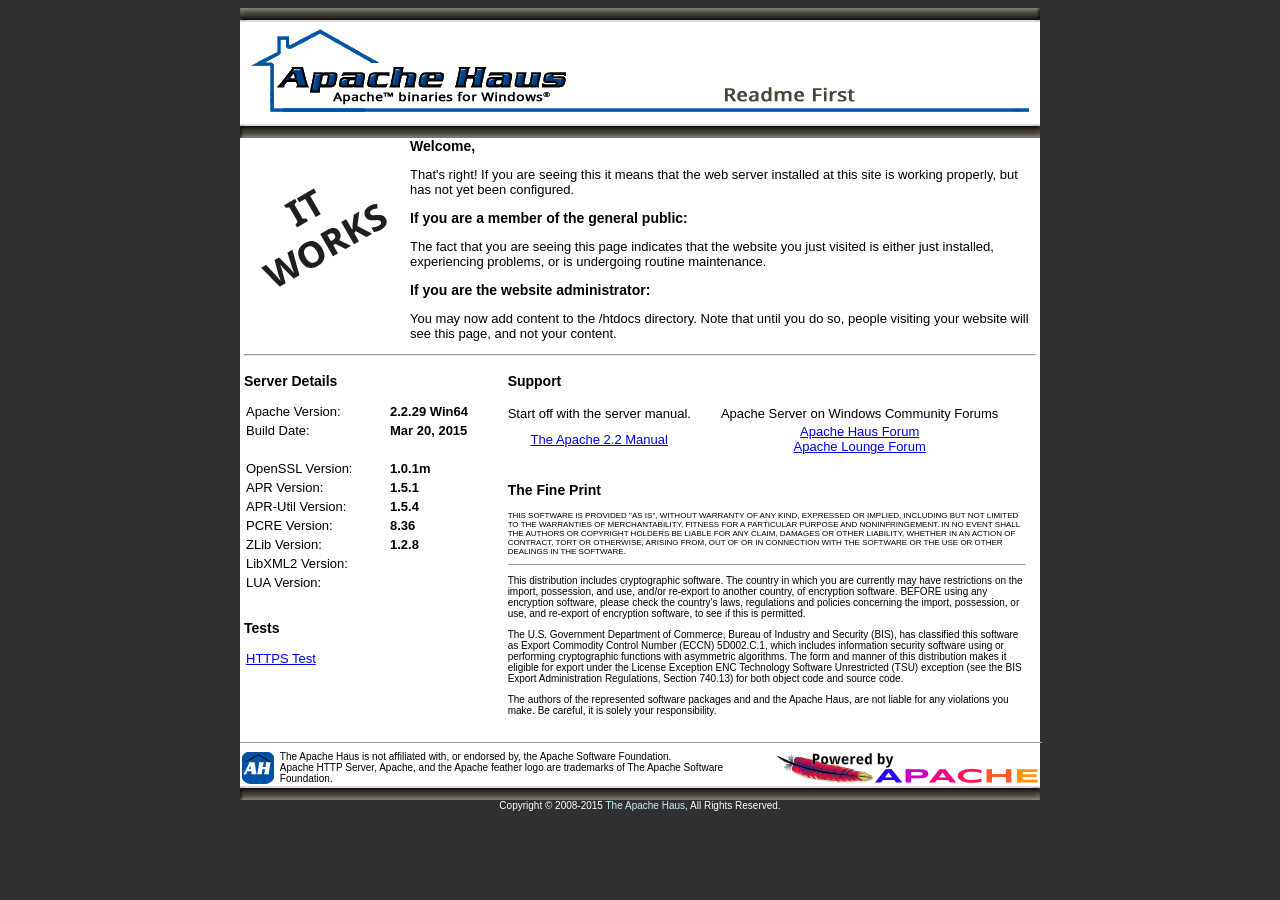
<file: index.html>
<!doctype html public "-//W3C//DTD HTML 4.0 Transitional//EN"><html><head><title> Apache Haus Distribution Installation Test aaa</title><link rel="icon" href="/apachehaus.ico"><link rel="shortcut icon" href="/apachehaus.ico"><style type="text/css" title="Apache Haus Distribution Installation Test">body {font-family: Tahoma, Verdana, Arial, Serif; font-size: 12px; font-weight: 400;background-color: #303030; /*  #272727 */}td {font-family: Tahoma, Verdana, Arial, Serif; font-size: 13px; font-weight: 400;}.head{font-family: Tahoma, Verdana, Arial, Serif; font-size: 12px; font-weight: 600;}.mid{font-family: Tahoma, Verdana, Arial, Serif; font-size: 14px; font-weight: 600;}.mini{font-family: Tahoma, Verdana, Arial, Serif; font-size: 10px; font-weight: 400;}.fine{font-family: Tahoma, Verdana, Arial, Serif; font-size: 8px; font-weight: 400;}.bold{font-weight: 600;}#default {font-family: Tahoma, Verdana, Arial, Serif; font-size: 12px; font-weight: 400;}#copy {font-family: Tahoma, Verdana, Arial, Serif; font-size: 10px; font-weight: 400;color: #fff;}#copy a{color: #D0EFF9; text-decoration: none;}#copy a:hover{color: #52B0FE; text-decoration: none;}</style></head><body><center><table width="800" cellpadding="0" cellspacing="0" border="0" class="default"><tr bgcolor="#ffffff">	<td><img src="data:image/png;base64,                        iVBORw0KGgoAAAANSUhEUgAAAyAAAACCCAMAAACJklwiAAAABGdBTUEAAK/[base64]/HxhM3XCdWhlqPxA9cqSRNdVeNw4Ss0wBMl73S6AozWwA1aVNkdUhFQcLByUdSXhAPDbHF2RhYl2pnYdnY3W+IoEdtknRybi41PAUqTigkHT03LbnBuhlSjH2RpTd3uAsoRgMYLTJ0ticnJVNORFpYUDUwJxkwRwhHhkA9OUpFOkdEPUI/N1BKQ1RORjAsI3JxbTozKzo1K2hlYmlmYGlnYzk2MXp4dGiRuQsNDzArJE6HwB0aFo+uzDVjkUI9M25sZnJ/iz88MzIsJTIsJh1CZwZQm9vb2XBtakdGQ2ppZW1qZiomHmRiXzIuJDIuJWJgWWRhW2dkXklDPIicrhM+aRAbJ3OVt6XC3193j6rF4bTM5GVxfFSLwgAAAP///1T0TQUAABcMSURBVHjaYtjOzcSkOApGwShAB9cFhNnWAgQQwwuB65ICyqNgFIwCVLD9gvBbsWsAAcRw+YHw61ebr2qNglEwCpDA5iuf+GXOiAIEEAPbh4/[base64]/VEwCkYBGpCVNVEACCCGl5xG5grmCqNgFIwCVLBhg4LRYYAAYliwYM+MGTPWqY6CUTAKkMHMmTP2LFgHEEAMU6ZsUZ0wYab2KBgFowAOns/UnjBhwpYpUwACiOH/[base64]/feMttGAHgVDEwAEELkZJAqcPQoIznZUQ/rwVctHg3oUDEUAEEDkZZDF4IqhwJCYycDiIFAWyZrYNRrYo2DoAYAAIj2DLP+/GNz7nnaI2N53cRVoHrEmcHTicBQMOQAQQKRnkImdWSQvJckGL9AqGF3DOAqGGgAIIBIzSCp0MiSexG738kmgPku+3+gaxlEwtABAAJGYQXoha3YXk25Rjh94gdbs0VmRUTCUAEAAkZhB/ufMnjRpLnlWtYEqkayM2aO99VEwdABAAJGaQSgCgeCp9YL9o8E+CoYKAAggumaQ//8PgbJIVk3UaMCPgqEBAAKIuAwyl1oZ5H9OBnjriMFoV2QUDAkAEEBEZZBsO6plkP//[base64]/d/RaBgFgxUABBADrgYQOHvQekavcCJoyLemanTH4SgYpAAggLBmkJwqO/CikFm0tz8HnBEb/UZ766NgUAKAAMKSQbo6wWeVZE2kjwvmGoB7636jXZFRMAgBQABhZpDZkEPa8yfmdIEAHSoRu0YwGF2gNQoGHwAIIPQMMjdDFxVMHA2jUTCCAUAAoWaQYvTsMXodzigY2QAggJAzSGFgEDoAdqH9RgNpFIxcABBABJaa7B/NIKNgRAOAACKQQaKwZRDTfwhAO5f5wu0wI88AZGeaggTQ+aNgFBAEAAFETgZBTmm2NHOZKcWpGeFKXzDfHc53H434UUAcAAggcjKI478dK38VFha2ZfX986SZy1z/rV/5o6vKP4bsWupfz8rfhdU1DLB6zvHfl5WFy/38BWmYrUfBMAMAAURGBvH817OoMSEvISEvtPmfJc1cZvbvqV9FXmjZPwoyyCTdhKSOUliF8e/fvYKEJI8yWjYMR8EwAwABRHoGATZ9ymNdIjwCnJ3DVtMwrf37N7nBOyC2jOz2kOm/+Qb+zmFWTrBq7t+/+KRQD5fm0RbWKCAaAAQQ6Rnk379cFhaWcFAG8WBgQXQQXM2gwBXOMjPzhUmbYQJXRFL2RZOyBdtjnxcaEFH2zxIh7glvG9m6ohtnitnLb9X1d46wgrkRmGEK6sEZxpeAk1xRHIKkEJfdZqMJabgCgAAiOYNY/mNh+QckgPkDmEFgiQ3c8sIKHKGJFRuwhXY2MAAwRdv+Yy1IAtqwOhqLcUBX4DQODtz/9Vd4AzMIrJbzRM0weJzkiTo+4IgyZmeLze7RhDRcAUAAkZpBzP7FsPxzdPv3LzYUmEMimhFpw/Pfmn1bpy8KL40BJ5nERZWV0xc1x2CMsP77F7NzG1BuYSJELzA18q75KdSUi5pBPP8dyPcPiLWC5g+wcUtzoSn437+b69dMXl0Kkdu5bWvltp0s6C2nf/82JXg7d8AziPu/p93eAQwwPl4ngbwyuQmq0v3f1n2V04UgfRdbiN3loxlkZACAACIxgwBLe6d/lm7ANNPsD8whYS6ItOH4b+kkuwrvsph/7qampo7/EjPsihpC+8AZxPSfo6cpHDjGWGWkFiUECP6DJNQ/K+fqejj9+wdT4gjS4/jva7e3hwswVZoBhdyhxoWAjXP/t2NjTrw3MH+4AuUs/wll1OgmhaMn038swC5HAMiJMDCrAWhiOUQdPidBvVIOz0qzqgwSPHLBEzKW/9ZvzPFLikZUnSD3jCak4QoAAojEDPLvXzS4EHf9F5LkjdoJ+fdvb4V/gEvpP3cvIM/iX2JDPTA5JmKZxfCNCU/w9w5zAadG03/f2gqSPKwE0RQCjWsAqoENQYGNC4Aa9+/fjaCEUIZESO/b7B9Dnn9oLPrglOm/OTX+QBdawdto3/2SQkEmOv7H7ySEVxyho2GdeWCvuII5N+wT/D2i/zli6UyNgmEHAAKItAxi+W9OOThVpvzrawBmkIBYJ3hyA3eq4WNGpv8OdoNaSCzQVj1Kw72nP8HbgwHSgjH7tzCjPoChCaP8x20csLddlRcKSrHQ9haDf1gsxuCUGajLERCByB8dz/K8kQa1cDsJw+75jfVIdncmhToHrC4bbWGNCAAQQAQySCBKBnH8x5oALTohGcQ5DNYMgY4RxSK6wK3d/rAUZ4vaYI9ZGp8HHm61BOe5yRXeMA7KGC1O44Ac0PgtsAaBOOVfqIuVVbgTcqMHbjBIC6Sct/zn7+8cADMRn5Mw7dZFtrvb39k51Dt28vRKMLhXTvZimFEw+AFAAJGSQTz/xYQzlEN6xgebvJ3BA72wiW5gysnyB3eB3SDJsx+U7qOhmWDHw43V3R2J0A53eYI3fLj13795K0IRY69IY7RQ4/5jMQ7EAbadoOblOjmFhISwYLTRgAbDtIB1JQEzCMxEfE7CZ7fZv7LQWAYGhtgwZ/+kBt2s/PwGYF9lNIMMWwAQQCRkEGCh24xU6JaFeYAyCCu0xeIOS0bgVOUDTJ4JwAa/Eyjt2P7ruRuVWg9UamlrYWHh+i86zxs23Gr7j3VJEtJkBcoYLdy4/8jGwTjRrPjGWiEGw7SAdT1LcoaZiM9JeO02+1e6OhwKrFw8Qr2BHSOn0QwyfAFAAJGQQUADWMigCdjECoiA96JBg6oeLpChHmAfhSUDlO5ZQSnO9d/xqhXeHVYx/1IgI2HA4hpYQIPrHlfQaC5QYcw/LGO0YTDj/iMbB+SAkz4reHwLCfxHHW+DGMwKy3n/WOzqnWEm4nMSmldQ7UaZtEmM9QgANtpYRxcHD18AEEDEZxD3fywxSEWlI3SgFzZ49K8HvI7DCTzUA0xHc1KB7fZwcIpz/LdQF5IJvCA6VyGGW4Ec8GweRgYBGdcBTHsw42pAffQYyLhXLtA4UAbB53Kgpd3eMC0wI5xhJuJz0v9/MRkgr+QieQVhkCty394J2C5zCY8Z7aQPXwAQQERnELN/MazIHWnXfyHeHhEdsS6QtbGm/+Y01juDMgioNPVy/7cqz8PFCtJK+ffPw98jggGaGi3+/TtR7xELHUT99y/WOyyCATmD2JqCjOtLcO5gsIIMuwItL88LiHCBZEbTf6Ug49AziCl6FRSa5AHTAjcCZiI+J5n+SwSqjIVlEJBX4HabmXoht+JyvSNcwktHR7GGMQAIIGIziOe/f2gJ4R9rrBUIJII7tpBBVVBL/R94xCgmlsEqvIwF2mdgcAEqBJa07mZmjsCWiTNk1MkTLNcMlYMuuXIEjwkBm/oRQNFweDegjAHIjQY350z/sTKALGaFjU9BhrIsMTKIC1wLwohw2EAubieZ/nMCm58L8woDwm7QYhe4nZb/+hjCQSsHPEfT0bAFAAFEZAYB5o/cENSm9j9W8OCRkxM4yUEHVa1yIf2UGNDIEgs01Vr+E0x0AqmELEIRBI86OUHqGqDBLKwIOVhn+9+/PrAieAaBcs0gPEGwFtROOmoq9fyXCHEetFVo+y8G2UR8TrIFOikRxIN6hRXJoH8xyFY69TmxxvzDNvE4CoYLAAgg4jKIJ+ZqQOS1ib7w0dpcFpRE6w4b/[base64]/0QEuLlZNowM6gxLIQUFwHHUzCMxc6/+RwXJ1OAy0qRvKQQcQQFTKIP/+lUeDAA33qI8CSjKIDbARVAumqJtBCBtoQ4SaQQwAAohqGWQQHqjjZWHhNZo5kBJyiZwciEpOB9YltZFgZmYwsALIhFQs1kD5kjpwBgH2RBwywTIt6QgFSBoxMgi46wLUFgnUVvI/DWSWXHpdGihXBpPZrRkUACCACGSQeF1dA6KaWDh3Z/uYpuBvm6HyId1jH/BsIbhzAzPQ1MwHlxk4pHwssY4wgU12A3fHgUxMvQQWVrkOxS3o0IScDs4gwCwQDErpoIQOzB42JVB2JigpQxpMoHoEmL5BMlAqDU0jRgZBaCsBtqlqQRRQb2SyzRDPIAABRKUMght44m91YWQQz3+mZv88vRAT4GRnENN/pl4+2MYTUsAjxaC84EhyBrHwNXN3tPUckhnEGtyRjgQm+bT/yXJytUChFlC/vRaWuIHiccHwlN4CzjNyDmDKGk0j7gxiDeFlgk0nshk2iAFAANE6g/j8swRPn9jaWpiaghbCe6WYmtp6gQtxUE1h9g8obvEfwgeJW/wDpmxLV0QGgeoDFfxgQyyQDAELwOoEsIiPKUQ5UACYz0wh1njBHAAWB1Ur7v+A2STlnymqsf9BdoEzCFSXrSm0sgEyICab/TezBOIhl0GApXgwOIGD6gEHcHMrGLXbUQfOEqBcBEnpmf+RKWtsGiHmAkEcIoOkgyWC5dIjSeinDGIAEEC0ziDAYtwS1C8xs/wHRCmgGsXMHZQGXf9ZmgETqNk/kDh43bu74z9HL3AGAarwhGcQqD5QVQIxxBRhCJDn6AuWgmr3AqmAVFm24AxiC7LG0g2mFATcLUGZBJhNXP+5oRrrCjIEskAfosv1nwWkCgQaDTHZ1NPM09HWd2iOYtVBOs1yoDQdDG5uRVpn2tikgxO3DaSD4gBL6db/0SgUjaijWA6IDALp4SeDOi7JwyGDAATg5opxAARh4KvaQIwDAyQaN7/g4iP8OvUo1OjgoJuSDgRoWe7SFiiv/[base64]/zToYWrUM6QwCEEBUGubFBdxBC2LdwU0ZL3ChDyyXfSAp2hUtg/haAIEPZgbxglUWCMUwQ5AzCEy7j6mlpQ9SBnH9j9APcxSwBQeqlkCdI9QMAlTsBWOAdfn+8/3n5Wtp5v4f2eQhOsybDu5lWCMlYog4ZGQXKl6LM4NYY86Q4MsgsLw2xDMIQADRtg9iCx5nBZFmwDRnC8kIoJWCwLaXpcV/Nx9EpQDie9liySAQfWgpGWIIIoPAtFukeAETtQU8g4DFTUGtI6QM4gnqoYNWQHqhGgt0E6jbYYakyxa0EtMUtIgR2eQhmkHigkFDtGklwM6Ig4M1aOgVyHRIs4YMPaUBZa0dauVwZhBkjQQySJxNctz/SKBZYDuCIyMjh2wGAQgg2mYQs38+kHrEB9jn/QfuLIMaR+BetSW4SQTPIG7g2zvcMEwAKQN3spGbWDBDEBkEqt0U6cIdcAYBizt6oWSQFOjZJY7/0YwFucnS0gxJlxdoCbMPKEOZUnCVzyDJIKA6IB2YetNh60NAZTyoq1ACTtagDglQQTCuDIKskUAGcYB23mshlpIyOT/YAEAA6qwdB2AQhF6LxIWJwXABFxcTT9J7W3xq1ca1Q1n4CC8MggS/LRBqHVfJ26jUFRuEfNupkt17qSKhLuT08S2qLa46TucOIs/RCNc5pmmDo4G+pIV9Mxx3WMtRRZaoAlBkoIcB8C/[base64]/[base64]/TGui+xcAAHEcEfvPNclzVEwCkYBCti9W15cXPokQAAx8IlwyevcVxkFo2AUoAJpKR6etQABxMB3S/O+lNwoGAWjABWc4jl75BwHQAAxcB579JmDQ2kUjIJRgArEZBgZZQACiOEw+2kxxqPqo2AUjAIUwMbG//EDG0AAMYiekeH/dGWz1igYBaMACVzd/Oq18IPLAAHEcE3srfCF7cqjYBSMAlQgIHld4AVAADGsZRMWuK44CkbBKEAHTEzc2wECDAAyM4fEdqKsggAAAABJRU5ErkJggg" border="0"/></td></tr><tr bgcolor="#ffffff">	<td valign="middle">	<!-- MAIN BODY -->	<!-- _works --><table width="800" cellpadding="0" cellspacing="0" border="0"><tr>	<td valign="middle" width="170">	<img style="float:left; margin: 10px 10px 10px 10px;" src="[data-uri]	AK/INwWK6QAAABl0RVh0U29mdHdhcmUAQWRvYmUgSW1hZ2VSZWFkeXHJZTwAAAAwUExURS4uLpaWlvDw	8NLS0ltbW8PDw6WlpT09PXl5eeHh4bS0tExMTIiIiGpqah8fH/////mPxOcAAAAQdFJOU///////////	/////////wDgI10ZAAAIx0lEQVR42mLgH5QAIIAYBqezAAJokDoLIIAGqbMAAmiQOgsggAapswACaJA6	CyCABqmzAAJokDoLIIAGqbMAAmiQOgsggAapswACaJA6CyCABqmzAAJokDoLIIAGqbMAAmiQOgsggAap	swACaJA6CyCABqmzAAJokDoLIIAGqbMAAmiQOgsggCh1FittnAUQQJQ5i5OXj5EmzgIIIEqcxcTIx8fH	wEkLZwEEEAXOYmPgAwEOWjgLIIDIdhYrNx8EsDPRwFkAAUSmszg5oI5iYKSFq/gBAoiBvETFAHUVBydt	ciJAAJHjLC52qKNYaFQ88PMDBBDpzmJm4YMBRlq5ih8ggEh1FhMHHxLgpJWzAAKINGcx8bMju4qPl1bO	AgggBpLKBEZ+RkihwAqh+WiVuAACiIG0MoGTnxtUKAC5kGKLm0bOAgggBtLKBB5+Vj4ecEnFStNUDxBA	DCSVCaASHZbMeSHFKU1KU36AAGIgqUxgRo5UiBAPRdYz4xAHCCAGUsoE1FqZkcJCgouDG9WjSAAggIhw	FqKkQo0xJkgNxEJmo4gBX1YGCCAinMXJAHcXaoyxkV9IcMHM5MIuDxBAxKQtRhYORg7MxMXPD0ly7KS7	ioNQ/QUQQEQXEOxYYozcQgLeKmJhxBHUAAFEdHHKhi3QOcgqJKB5hQNP7AMEEPGlPLYY4ySn3QzJKgx4	kyRAABHvLGZsMcaILcnhdhATItzxZxSAAGIgNUWgxRg7CYUEIySEIF7BrxQggBhIDXy0GOPCm89R8gc7	1C2MRIQWQAAxkJ5UWTGTHDtBZzHxwoMIYgw33toBIIBIagZiizFm4no/jAid0ETKx80CrWpZMPUDBBBJ	zoLGGBtqkuPlJDakWZDzNDJgQM8zAAFEWqOZhewOKwdSLmZmwHQXmtcAAog0Z8EaM6xcjFz8pHuIEXWY	ABmg5WWAACKx58NDYq+HCeZ8FpTMwsmB4TDUaAQIIBKdxcRAUq8H2KiFxjiG1cysQAD0Gic06FCLaYAA	IrWfyAhzFTsbkY1aRoSzcBRoWHwJEECkOoubhBERHkRsM+NrATFgltIAAcRARoYCeo2ThBjnhYUIjiqK	CUskAgQQac6CFFzcrKTFOCtUIwc+r6J6FCCASC8gGNhIjXJuqAOxNheZubG1jQACiIHUFM9DSlnKCqsW	GLEnSE42aInPjSYDEECkFhAkdr9gfVxGzOzLxcgCH2dhR698AAKI2tMFnIwg//NyoVULWMoVZqQiHiMG	AAKIus5iZUHv6cKCCeEGeCMIMfyKaRBAAFHTWZzIQ3IcGNUCInBYkdv0WEtAgACinrMQ47woDVY2eI+Q	Ed1hjHwsPDhqfIAAopqzuNjRwoQdpTEE4iKHJgv+XglAAFHJWfAxHQYeVlZelOBiRRonYGXBiGXsACCA	qOQsWIMHklA4UKoTlB4TYvAcb3ABBBCVnIVU/cFrOV7sfVxwEiTUJwEIIGqlLdReEUpbFL2PC8wbBEct	AAKIakkeZYiXHaUnwsRO8kAYQABRzVmsSL0iRrTuN/F9XBgACCDqlVuIIV5GjAYUyT0mgACinrPgvSIW	zHkqZlIHwgACiHxncYJaAAwsjJwYzXw+zAk0DhIHnAACiFxnIRWMHEw4qz+4w0By3CQMsgIEEHnO4mTB	1lVnQ4ggHMYGK63YSLEAIIDIchYXA/YhBKhjgS5gQ9SQ0BYWaQMEAAFEjrPYcA1tIA/xIjuM9IkhgABi	INtV7IysrLCmOCzvo1R/bMRVf1gBQACR7ixOlM45bJSDB0v1x0RU9YcVAAQQ6c5iQR3jYkYZ2sCo/tjJ	m9kDCCASnMWJVGryYsQpC7nVH1YAEEBEO4uZhQPHgCwvcgiRXv1hBQABRKSzQJN37EiOwJLYeCgdMEQG	AAHEQEJBxYywFktbi53M6g8rAAggIp2FsIoFc+yOEyWdc1BjnRJAABEZiYh0zoJlsJkFOb2RWv1hBQAB	RKSzECmKEUtWQ21gkVj9YQUAAUSks9jg+YsVy1QGF2pyosJkP0AA4XUWKzPqiB0PfEgRNbi4qL6CBCCA	8DiLkxdpdoEF3oHgwSyZeKi+DggggBhwDymgzHowwm3mxJjlh7T/qLquBSCAGPCXCXB3caL1a5AH8Diw	ZE4KAUAA4Q4ttCYeN7yIgNZ7sKk3aEuVhZqu4gcIIAYC/VG4u8DphwG5tQeaBGflgk6TUHn5KUAAMRDq	vsPcxYzZfME380YhAAggBvzdZAaEnexIZRMHmqu4qewqfoAAYkBvvrCgVDg8CHfxIKcg1PCi/iIugABi	QG++ICpZXnAwwN0FyZqw7MeK6EHQYu0pQAAhO4uRAXOQmJkNnnbYUUtR8Donbl42mqwrAwggZGcxo3QX	IImchx/uLh6aLazGBAABhBKJMHdBS0YGSOOODdreZCZz+RE5ACCAUJM8qrs4oEUCG3REjZ2mK2BRAEAA	oedEZHexwXIZxF0cPLRdMIwMAAIIvdyCugtcJHDC6xuou2i6MBcFAAQQRnGK7C52eH2DNBhDF2cBBBCm	LUju4kG07hDuYqWHswACCIvnYe5igtQ/jKjDNOzM9HAWQABhixOou7gh671ZkJvzDPRJ8fwAAYQ1qTDD	hhV4kOsboLt4mOjjKn6AAGLAN4TFwYlS33Ax89MLAAQQA96hNUZuilctkwcAAogB/5AfN/3qGxQAEEAM	RAyQctLfWQABxMBP2F1s9HcWQAAx8BN0Fzsr/Z0FEEAMBAceGJkGIG0BBBADgQER3gFIWEAAEED4a14u	Vv6BAQABNEj3vgIE0CB1FkAADVJnAQTQIHUWQAANUmcBBNAgdRZAAA1SZwEE0CB1FkAADVJnAQTQIHUW	QAANUmcBBNAgdRZAAA1SZwEE0CB1FkAADVJnAQTQIHUWQAANUmcBBNAgdRZAAA1SZwEE0CB1FkAADVJn	AQTQIHUWQAANUmcBBNAgdRZAAA1SZwEE0CB1FkAADVJnAQTQIHUWQIABADWq/hCxWcQTAAAAAElFTkSu	QmCC" border="0"/>	</td>	<td width="630">	<!-- TEXT -->	<p><font class="mid">Welcome,</font></p>	<p>That's right! If you are seeing this it means that the web server installed at this site is working properly, but has not yet been configured.</p> 	<p><font class="mid">If you are a member of the general public:</font></p>	<p>The fact that you are seeing this page indicates that the website you just visited is either just installed, experiencing problems, or is undergoing routine maintenance.</p>	<p><font class="mid">If you are the website administrator:</font></p>	<p>You may now add content to the /htdocs directory. Note that until you do so, people visiting your website will see this page, and not your content.</p>	</td></tr></table><p><center><hr width="790 size="1" style="color:#CDCDCD"/></center></p><table width="790" cellpadding="4" cellspacing="0" border="0"><tr valign="top">	<td width="260">	<!-- BEGIN LEFT CONTAINER -->		<p><font class="mid">Server Details</font></p>		<table cellpadding="2" cellspacing="0" border="0">		<tr>			<td width="140">Apache Version:</td>			<td class="bold">2.2.29 Win64</td>		</tr>		<tr>			<td>Build Date:</td>			<td class="bold">Mar 20, 2015</td>		</tr>		     		<tr><td colspan="2">&nbsp;</td></tr>		<tr>			<td>OpenSSL Version:</td>			<td class="bold">1.0.1m</td>		</tr>		<tr>			<td>APR Version:</td>			<td class="bold">1.5.1</td>		</tr>		<tr>			<td>APR-Util Version:</td>			<td class="bold">1.5.4</td>		</tr>		<tr>			<td>PCRE Version:</td>			<td class="bold">8.36</td>		</tr>		<tr>			<td>ZLib Version:</td>			<td class="bold">1.2.8</td>		</tr>		<tr>			<td>LibXML2 Version:</td>			<td class="bold"></td>		</tr>		<tr>			<td>LUA Version:</td>			<td class="bold"></td>		</tr>		</table>		<p><br/><font class="mid">Tests</font></p>		<table cellpadding="2" cellspacing="0" border="0">		<tr>			<td><a href="https://localhost/">HTTPS Test</a></td>		</tr>    </table>		 	<!-- END LEFT CONTAINER -->	</td>	<td width="530">	<!-- BEGIN RIGHT CONTAINER -->	<p><font class="mid">Support</font></p>	<table cellpadding="0" cellspacing="0" border="0" class="default">	<tr style="height:22px;">		<td>Start off with the server manual.</td>		<td rowspan="2" width=30>&nbsp;</td>		<td>Apache Server on Windows Community Forums</td>	</tr>	<tr>		<td align="center"><a href="http://httpd.apache.org/docs/2.2/">The Apache 2.2 Manual</a><br/></td>		<td align="center"><a href="http://www.apachehaus.com/forum">Apache Haus Forum</a><br />	<a href="http://www.apachelounge.com">Apache Lounge Forum</a></td>	</tr>	</table>	<br/><p><font class="mid">The Fine Print</font></p>	    <p class="fine">THIS SOFTWARE IS PROVIDED "AS IS", WITHOUT WARRANTY OF ANY KIND,   EXPRESSED OR IMPLIED, INCLUDING BUT NOT LIMITED TO THE WARRANTIES OF   MERCHANTABILITY, FITNESS FOR A PARTICULAR PURPOSE AND NONINFRINGEMENT.   IN NO EVENT SHALL THE AUTHORS OR COPYRIGHT HOLDERS BE LIABLE FOR ANY   CLAIM, DAMAGES OR OTHER LIABILITY, WHETHER IN AN ACTION OF CONTRACT,   TORT OR OTHERWISE, ARISING FROM, OUT OF OR IN CONNECTION WITH THE   SOFTWARE OR THE USE OR OTHER DEALINGS IN THE SOFTWARE.</p>	 <hr size=1>   <p class="mini">This distribution includes cryptographic software.  The country in which you    are currently may have restrictions on the import, possession, and use,    and/or re-export to another country, of encryption software.  BEFORE using    any encryption software, please check the country's laws, regulations and    policies concerning the import, possession, or use, and re-export of encryption   software, to see if this is permitted.</p>  <p class="mini">The U.S. Government Department of Commerce, Bureau of Industry and Security (BIS),   has classified this software as Export Commodity Control Number (ECCN) 5D002.C.1,   which includes information security software using or performing cryptographic   functions with asymmetric algorithms.  The form and manner of this distribution   makes it eligible for export under the License Exception ENC Technology Software   Unrestricted (TSU) exception (see the BIS Export Administration Regulations,   Section 740.13) for both object code and source code.</p>   <p class="mini">The authors of the represented software packages and and the Apache Haus, are   not liable for any violations you make. Be careful, it is solely your responsibility.</p> 		<!-- END RIGHT CONTAINER -->	</td></tr></table>	<!-- END MAIN BODY -->	</td></tr><tr bgcolor="#ffffff">	<td>  <br/><hr width="100%" size="1"/>	<table width="800" cellpadding="2" cellspacing="0" border="0"> <!-- disclaim -->	<tr valign="middle">		<td width="34" height="34"><a target="AH" href="https://www.apachehaus.com"><img id="padding-right:5px;padding-bottom:5px;float:left;"  src="[data-uri]		AK/INwWK6QAAABl0RVh0U29mdHdhcmUAQWRvYmUgSW1hZ2VSZWFkeXHJZTwAAAELUExURbvR53ejzu7z		+RFeqiJpsIiu1TN1tmaXyDZ3t/z9/t3o86jE4ABMmKrF4djl8XWhzgBJkgApUwAaNQZWpgA5cnKfzavG		4Y2y1iRqsQA2a8zc7QBOmwlYp4Ss0wBSowBHjgBNmgAdOgAKEwARIgApUgAhQleNwxtkrgAqUwA0aAAQ		HwATJtXj8ABPnQAKFABRowAtWQA0aQBGjAAmTQAaMwBQoQBFiSFosAA9egAKFQBDhgAYLwBLlQBGiwAr		VQAfPgAoUAA/fgBQoABRogAIDwBDhQAJElSLwgBQnwAyZQAPHgAQIAAJEwAnTgBGjQAqVFWMwgAcOQAd		PAA9ewBIkESAvP///wBSpP///7wyhm4AAABZdFJOU///////////////////////////////////////		//////////////////////////////////////////////////////////////////////////////8A		T4UBDwAAAexJREFUeNpiiIiI4OMIxwo4+ICSAAHEEBEhLhOOA8iIR0QABBBDBD+ykIKvaggynz8CIIAY		uJG4TpKWBp5KggpIQtwAAcSgjuBYaQXKh4fz+LuJIMQkAAKIAc7k0fC20AezbK2D/ODCAAEEU+Ch6SMo		DRM0NdRz4IGyAQIIqsDVS1EA2XHSdi4icmAWQACBFdgYKzvKoXlRXkjIDEQDBBBQgYCKtqQuZiA4B5vY		G4WHAwQQ1AoWBhBghLFYIRSIDxBAUAXMYSAA5oAY7HAqHCCAoAoYwQqYQCaAGKHhbCCKDcgHCCCIAmam		MCaQCHN4eCiIDg8PgFDh4QABxAA1gIkVohNsFheEkgJJAQQQA9QARrBOoKvACiGAFyQHEEAMUAOYwXaz		hoczIBSAPBEOEEAMEAOgAMgDsVlDQ2GeCAcIIAa4F6DegDgF6hcgAAggBqgLQkN5wd4IhXgmFOaJcIAA		YgA5iwseFKHsEHOgfgECgABiACkGuwbsfEZeiAwDzJfhAAHEEM4SGsoCYrEBrQllARFAu6EUEAAEEEM4		AQAQQAQVAAQQQQUAAcQggV/eHCCAUPIFFsANEEAMEaL45EUjAAKIIYJTVhiXtLAsZwRAADHgy906QEmA		AAIpiOAUU2NDl2VzF+MEyQEEGADHiStyQzap8AAAAABJRU5ErkJggg" border="0"/></a></td>		<td width="530"><font class="mini">The Apache Haus is not affiliated with, or endorsed by, the Apache Software Foundation.<br />Apache HTTP Server, Apache, and the Apache feather logo are trademarks of The Apache Software Foundation.</font></td>		<td align="right">		<img src="data:image/png;base64,                        iVBORw0KGgoAAAANSUhEUgAAAQUAAAAeCAYAAAFS9zvrAAAABGdBTUEA		AK/INwWK6QAAABl0RVh0U29mdHdhcmUAQWRvYmUgSW1hZ2VSZWFkeXHJZTwAACyOSURBVHjaYvj//z8D		Ol60aJEYNnFaYYAAAhMWFhZ/jh07ltmmFvL/Hqv1/zRlmclFRUVxLCws/yMiIsrBChkY/rOzs/+HaYyM		jLxLLUcABBAjiLh3757uM+fkc+u4dBkWPlrOZMoSzWgm8Z5R//Xzvz5vXzEfDuB87bL+uBgDEjBgZLhw		4T+DwWnGE9FMDAylQOPum/y3DARLMtavYfjfGAJmiwZ/BgocZni9xguuOUL3AoPtPTgXIIAYob6Eg1NG		Ad////zE8f7/X4bfDNz/rz6SZrRivP3//l9RRrMV/xg0/dYy6jMygHTNZGRgSJ3LcLwYqK0fpBfoCEag		A0AGzgY6Ig3ogP8Mr9cyMqCDCN3/YEf8ZhMEcQECCCNo8vPzs3AFW3JycktNTU0ItdMEQAAxgUKDn5//		ZCVP7v+r7I7/J06cONXQ0PA2yIFASy8ge+DDhw9/f/78ycxAZQAQQGCX9EyafGqPusf3DL3K/1zs3P8T		ecr/r+UM+r9A0/9/H1fi/25eaUtkl+sy/J8LY59hOH4BhIE8cNT+Z6i7AFcrEtQAxJDEHK4DEQ/UEAbT		U7gugPFkbneAAEJJEzdv3rzEaxyr+0yIm+HT7z//WFg4mFg+fPv/mJ/nr+82MZb+tQ/+VTceZgamiUVA		5bEX/zMwnmE8Dsk6DIyJpgzbZwCZC4A4nYGhiYkB2XBQOlhxmZEhTEeCYdWVFwxTuf+D00TB+w8AAcRw		+/ZtS6AScDbsn7fs7alTp9T2Mulc7WCQyYfnY6Adurq6lxITE+MZGRn/W1pa7nVwcFgPkmtoaGAyNja+		CFOnoaHxAES7uLhskJOT+w4SLy0tDZeSkvoIjGo5EL+5uVmVnuUQMRgggOCx4RMRocnBKXhI+OAvkVn3		5zF4iOT+Z/8hwijH8IFBQu4lQ9Tthwy8jD8Z/v7+z3BI49vth+y/70gY82+JnnNmGgkpkJGPj+/7p0+f		OBgGGQAIIIyiCgTOzEz4/2XHNwaRbXf+C//nYDwtw/vrNIMwAxcfN9vZb6/+n/546d+jVw+YTcT1/wix		mv13ZXnHFPTsOfNFDmEGe7k3DLfa5Bje/vx4yztkuzrMTGBS5gZSX4Dl1gKgjQmgJA22i/F4AaioAxdz		MPuBSR3OBxd9//cAGS4MDEyiDP/r30DL4f8Mb9ahJn2JMEWGF6vuw7MADICyAhPjc7AYKDuAQPZXlCIU		IICwBgQucOXKFXFgDRbw79+/cGAWEXm2+5DOX0W239/fM74WUVYU/fbx1ltZJdu3QDM1gcqfsLGxOSgo		KDwAlfFA/lmg502QAgYkVgos8/+gBwTEZXUxQGIxsOxnRBLbCSTcwGKi/rwMDCyf0KLVk+HVuh1EBQSK		PsaJAAFEVP7Jy8vLICffhYSEnAHRVlZWLwdbmYCMAQKICQiewAKluXfCk0Useit3MGnsb5SWC4CJA2P0		qr29/RJQIRkUFDTFy8trElDffxAfhFVUVJ6AaGBBmqWjo3P/wIEDLCD+nTt3wOXA5cuXhVlZWeHqB1vZ		ABBA4JAAVlWghs1/J7+w/+kG+f8m80b979UL/r9T2OX/Kyaz/wfDfED5kRno+YnAZA7yBCgwmsPCwmq0		tLQewGoK5NDNzs5OMTAwuAINabAeNze3mba2tusHW0oACCB4uVDbN+Pr/VtXGe7svMzx4sczJoMvMQyc		wNacG/ON/x+5fzFavv3O8ETuz3cRzZ+feG59/XRd9X9XzKaLc0gJ8MrKyuj29valgy0hAAQQPBD2Hzz4		qtjBR7tPzfLho3ffOfczWf/7JPiSad3NBQyOisEMLq+EGJSZXjFcleZgEGD8xiDxgJPBkPHxv1MyPH9/		C/58q3fq3Uezf5c18FkGaokDbXsDLCRdYGJnGU9cQEubG43/W9YjFYgbgYQ8sEA0QCvQGBlEgs8B1YPE		vwNxCrDxvAzcYgeBFZcNUFrxjP/rGJZf2QQsHC+guwsggDBqiFu3bv2Sm5nDum/V15+i7/jZrwmy/n3H		z/Pn7z8Whiv//rHf/fPw95F7h1k52XgZQmVtGMR+/mO4/cGKYfa3LQwXBdj/alsxMl3LEPj+4f3XecEx		e3ORawSgTdeAxbYWsAGtdv4/w21YtfiF4Senw3+HHzA+oofQKMHA8O85kLsXiJ3htQWomgQBXD0GSCAw		oogxMiYyLL+0AFxDoFWTAAHEgm6GmpoaG0PvLgbltJtJL59tavNWuST+8tY/5vcpDxns/jMzPOPiYN3F		YMCwTkaAQer1p/8c7OyMB5iv/N/Iocb4j/ftf/48HgZtWXbO1Zs+Z66Y7ZsWkbqZHRgAb6DGHwa68PA/		YFiDIgBmJw8D+3eg52Hcf8AAgHYaQAHAOIsBHH7AQGCs/woMCG5o/F0gO/1PEBRA5gIEEAsuderq6vPU		1UvngdgiskDiPgPj2bNnWbT5+JYCqxMDk3//eF9s2y/6S/X9F0sOI34eHr6/fELCD4EqvwErcD6PQMaL		qqqq/oaMDA5AMWFYIwmaKkD9gf8wMeSUgEij4H7iZob/DelQkQywGGN9KMN/YAoQDVoMTxHQfARMGUxE		BQLrr/fIXIAAAiFBbCWmlZOTfFZxaQXR4waQ/sMeUBWYlpaWTkYpzUiCHKOfn18zrPaB9VcEBQX/D+b2		yGDHAAHEBCTeA8vDQmDV/h7anpkLilktbaM7rDwi7W1tnb5TBIP/9asG/F0j5PLvIZv1/6tcVv/W8und		+C1p+n+WmPLplbKqdSA9e/bscQa2rv8BE8UcYPHyKjQ0tLa7u9se1FSora31AbarXvPz8/8xMjK60tjY		6AdsZjwFRmqrrKzsewsLi12wthRymwrEBskB1byKiIgoBZlVVVUVyMvL+wE9Vf/48YMBWT9I7fbt2/kG		ZRttEAKAAMJIHbdv39YGJo7bWVlZ/5mZmf8BA/KPrXj0b3+exv/hPLX/owRK/rVzp/wvUwv/P4sr+v8U		xbD/y0W8wO3CvbqB/7dIW/18pW/27y6v2S9YezE1NdUFZDY3N/cfMzOzvUuWLOFDbmcCIxrUgP8vLCz8		C70NGhwc3A4u+qBiwASRBmKnpKTsQC8ZgMXxHZAcMJFdQy6xNm7cyDua8wljgADCaDU1NLfNl1JSC2P8		/5fF3szw/BXvAuPPvAKML/6w/bn1hYX9AduTP/tu7mRhY+ZgMJR2ZBD5rcYg9ZmN4S0DF4PLv3sM95U5		GMzevGR4Js3DIHLj/X+vr68Yb3PyMTwW+f/X7slX5uuCjL+NP/5kPSfI85fl0/sPPKbcf0/K/X79mvV3		fcWCK2uplciB9TorsBu82dfXN7KiouL9aLYnDAACCOsgC7CHqQ7M1SrAnLZ12+oV7xmnT+P++/DvP7N7		n9m3auv//frx1//XAvy/uR9zc95nFGbgBzbjvzJ9YXgt+4Xh3Mejf24/uAlukGlLaP2XZDP9K/BRkFlY		4jswff36+fKFAruS8DMGle8f/pl+eMu0T1mY4fhjLYY4seMMlxnYfqs852CVsvzCYC36nWHb87f35L+w		PN0q8f2BYZTkB5+Yffn/iRgV0mNk8AS2yLahCTcAG2qNGCNr0NEuogKL4X+F8X+rTrQGHqhhNwNNaQKw		lbsQqyGiwb9ATTckEVAX4Tq0EasKxJJQ8UJgQ3ACSrcAvWuADGADSZB6EtJdAAFsg0rY64hIgAAiesQN		WH24gkbIPrx/bid4YhI739MvDF+mfWJ4Ysj+99PLv79Z3/xmNWb6yfz7IwfDTS7Gf+x/WJjY/7Ey8Pz/		x/CeiZPhIxCfk/r78xsbJ9OnD7Ks8p/vMRz4q83AInL5r8J/FoaLzGz/GP8/ZXr08z3ziw+PGFiBXnbl		E/slYS7ApqTB9cfKlJdZRZib8eV3hn/MwLrr2r2XN5Ztud+1fOudBcjuhI7kgQGslQ4U+wKkuJHFsCUG		oEQPUPovUgCxAwk7IDaCyl8Ddni10Vr6IPAXGPksUDGQfkhrHnm0UCREA9ixvQ4RZ8xieLNmOtFZFjkx		EJVqyUgMwD4mQACRNPyKI5GYA83wB2IrYByJfvr0TuT72X2sX1++ZPl7++/f/1fu8bHI/mT49ZOJSe/I		WwaeZFGGK1u+//8ixMwo+/k/wx8xxv8iJ38xMtiwMtz7zfD/x7N/jFZcvxjuPWP5/0SemdFC5j/Dt53f		/1+ulvsj68rB+Pk78/9Pb//+f/WW97uhZcZnfX0DWejoxRKgT6KJdPYlYKLQR08MWLt2WAO7/gCQtCcy		x+1i+N/kDi0VQNOLPbD+MzDZVjKwMK5h4OR9xvDpNxsD6xd5hr/MoIHOCiCupn7J8D8SpzP/Md4ECCCK		EwMIdHV1yTx79swP2LV7Vl9fv4Ee9Zuuru7zy5cvSyLzgW0Ee2Bj9dZo7U86AAggnAMTgRERysQa8ubN		G+spU6ZMXb58eR+oW4lSxVLQliEwQSSBg884Gq2kA4AAYkpOTl4PLNZPADF8DjUmMy9JWVM/uaqt540X		ozDfdBb1E4eYtD6cZ9S60yosEwpUi7GWANj9ZLhx44byr1+/wBHBxcX1R1pa+iu0Wwnv8wO7jb9DQ0Nb		bWxs9vn5+fXY2dkdUVFReQXU/7+vr0/W2tp6vZGR0TOg+n8TJkyQBOnX1ta+DRQ/CTNHUVHxKzbPNDU1		nQPpS0tLy5CSkvoUExNTDLSrTEJC4utoVOMHAAHENHfu3MDr16/LCAgIvAYG4mMg1nh8+855bmGpiu+/		fguZ8tvs4uDXMP3Lpsj/VkxKWYdZdvEzZvM/V1i1Xr7UNP1zQFRjzt/Pn/mACQAUSf+A3beNBw4c4Pj+		/Tvz06dPuVhZWRmKiooiQPTMmTMtgZG8+O7du2EnT550BIrXHD582FpERAQ0THt/69attdBEdAM0srh2		7dpJQPHHvLy8D44dO2YGrHb8gQmD4f79+9zYPFNcXOzq4OAw58yZM5leXl5FQLrg0qVL+a6urg2jUY0f		AAQQuGrQ0NCQOXXqVFNbW5sMsGi/cmjv9mPvb5399fjevb83uZW0j4uI/d8iKcLw4rMIw48vsuyPWHgZ		nvCJiH24x8X8XlAuOfjgo1lsbGwMR/1MrkqfOjUJGBnwRhcogQBz5EtLS8v1wL7+DGBJsO78+fMqf/78		YYCpA0awD7A0Udq7d28adKTwFYgGuuWjqKjo9RMnTriCEgawDfLm379/OD0DTCDyQHViLCwsX+cAAbBL		LHPr1i2pxYsXd49GNX4AEEAYI07AwJsNzEmgtUmgSPqvIWr+zVe6+E+IWunvSJnM/1k6af8nc8X/n8CV		8H8OT+j/LRz+/1dahfwHzV4/ZLX8/1TJ/PdmMd2HmfqWoBj7D8zRt0Hmdnd3m8NGDBUUFD4BS4brIHZ0		dHQqbDSxo6PDxsrKar2tre0KmHuAVQloccZ/c3PzZyA+MDF8A7VDQPahz4Po6OhcA9GwNVOmpqZngNXO		i9GRRMIYIIAweg11PZMOvnz1Rv7nr1+SGSH+X9ripwgderX938cv75nM5bz+Cf/U+M/G/4f5/zNhBgmN		T//Z3rxjdHrxgeEdEweDOvsLhmsiHAy8//78sXrympn5LxvjeeV/H/7rMP7nOv31nagE5/fNjO9Xv2T5		91JMludmzfLLB2iVwGfPnm3Q2Ni4y9/fP27q1Kk7RrM8fgAQQCgJwS80vMTR0bFRVEqO6eePb2xySe23		xRhE1B8zCzDcYRZjuCb9n2HHmy1/H796yKwmYsKg8M/inyADJyOrzG9GboZvDJZ3PjHcZmb97/frBeND		Jn4GCeG3DM952H4a3P3G/lqcjUHn6QeG5/zMfy5Jcv/yvP6R67DE1zPaHuLGMz69ajz34v30nUdfvKKW		x4AN0SP8/Py7gdVC42g0EwYAAYSSEICNRtVT5y5kWpgYMf/+/VtBwDDGR+QPI9NPJhaGzyzsDPv47RmO		/eYA9s8YGX7wfGK4xHj437nHJ8DtDFUR4z+ygoosep8F/38XZWX8++IHQ8SnlwzXmEUY+Ji/MYj+/sHA		w/yL4bCcJIPS09f/jH58ZrqhwPLX6+l75ioBk7867z4wuyS8+XZu5ZuHvO9+3HH4f8uPbE8BHajPwHAe		xgd2h+xO/Gf4hHWOAmPZDFK1yfD/G2gAChhCy03/Wx7EblkeOwOD4EmEwAtThv8zf+N1oGigMbAl1AFk		qQGxHJLMLaCBmxj+/Z/I8HYtZHVdhF4i0CX50AElAzyjkBeQBp4g6qZwSwGjahsxYQYQQNgGlEDdv//A		1rYYBwdHF1tTbrz06Y8M/2/9YLggacnw9vNbhtdMPAxvGHkY7kn9/vPq/V9Gzp+MzMwSTAxP2Z/+PXp7		H+PXr1+ZOFk5GQxkrBjY/gkxyP4QYZD9wsRwS0iAge3v6/8mH/8wcgk9Z7B6+YOhjtuG4T+w4bjs8w6G		WVx6DPySbxkClD4wcCqzM2zb9PiMiqngz5NGjNtZJVg/JqYdmkKMp/QZGf6ij5GgDzEjDTUTPaKGsQAV		dbgZKQU1Yh/LEA0qBGroQxL5DZ1zeAwUl4auxYIA2LKkCL0KoHg73pFFXCOQMzgVGP4y3SfGbwABxII1		I4AmcfT0QMV0wq26yTdPPThd/HTvJj7xTz/+2864xcYEDNPDgmIMXK+/s3h9/s9wi0WMQfPuC4bdHBrM		wczRDBx8v4EVBQvDUWBe/M/x6O8VhjP/N3y5zvTl8Rfw/oejgnIMWkxy/1dICzJyfH3LUP7tAUOUkBeD		lthdhsjbrxlWskowGB/6xsCjq2Cs+fYr4+P/EiYcolysD25E9F+/8u7yps0PfacvvPkURyK4DEsErAwM		3MCQ/goV/wBMDAKkRvQ5xuM+/0AriMDso7ZG/60PIyUCJDe8YGNgkPgFFX8ITAzyKAaJhEwEFlV50CJr		KsOrNTk4HcIXJEz9sp+xkiHrSwcuaYAAInqIGdgNiwVSvSe2T2dRfn6Tj/Xedwbldd+YedUYGd7eYWJg		k/7HcPUHB8M7LtY/ku//s7wFzR5xMjC8Z+Nm+MrK/FvkMSsr9/8/DMdZ5YGJ4xnDLV5phk+vGRi0OJ78		vcDy9v9nZgaGf3+AbYrvn1levHvAYC0sw6DPJfDXIkOWWVqW6d/Xrxz/OFj/MJjpcrIcufzn8/Fz1242		TLloipYISkEj3lBuPDDiF+kyMmgCU8U1qNg6oFgw7hKBsRPN22LAfJGINaEwNkwFymVB844dw/+mw8AE		4Ajk7IMq6GP431CMKA2QlpthW4SIM6cjlQjEAtJLhJkAAUTOXAMjMFEc+PDhqd3jHfsZ/nDfYpBm+f6P		p/vFf8UtSswchtcZXrD8//+Hhe2/8C8GJm6mPwwfGdgYPgiwMvC8+8Lwm5WXgfXfH4a7rP//7xTRZgTW		I/8SPj1hWiGv8l//28t/l3mE/7E/+87q8usdwxFesf/MUf//q9qy/P305R/Dzz8/gdXQL5Y91179//rp		1195OeElNW37wBFlyAhsu4JWHCKKtZlIdV04kBKAsj0u/GfYSWLVcICL4aev1n+HLxAD64AJkPEUVA7U		zUaefk5igE85A4v6/00XoQnhJSRhgcbkmVkY/q/6S3JCoKRqAE3H/2GbgL0x9OEnQABRPOkETBQ5QDN8		GRkZzYA027MnD/6/3LOWQ4iJ9R/DnqdMGteeMd7pkPqvVvSY8UaMApP8pzf/xdd8YmSSZ2W4K8r879Vr		HqafbL8Y3GT+Mdy4wPhPSuYP4xFmbkarSx8ZPnrx/Lv9ipVJ98IbhjMLFBhkJNkZfv37xfD9o+ivL/80		f2nquO9UV1cPgZYGRHsEVGWc+c/wDT0hYG0DYGQD0LTzv98kjNkxM/yv/wdZkx30E55IQInx//9eBjaW		CwwvGN4xiAIhw18b0CIvhv+MblRvI/xnXM7A+G8TLu0AAcRCadWjpqYGasDBG3HAiGG4q6ACGjlkZohj		EPnOwGAly8Tk9/XSP045RkZdYIC8f9H6//eLzlmczInuX97dPSfAz8/Jf+S3+Nc//Gxvnr/8wCogwSn1		REjpGg+vAKMKA4Ms0IzvOoyMoE00TMDw/PpP+t9moD3NSFUCPGKAsctx+z/DTxzth//QFtpX8ienkBMB		2m5ERGIB1kb/oDkeTDNC1bEBG4wRwDAAhZc7kHZn+AOUFoG1zOBzZldp0D+MBBI4p6IBAojskShjKytl		ao9ugdYiwkYZQRg0ESUvL/8+JCSkb7iM4IFWZoPrDKQ1mNjCALRae9q0aeqjo56jmN4YIIBApW0UEB8D		4jhGUFWGBwTFJ9vUdU+cX9PamxUSEjEjMSsr1NTS0hpZjRUjI6cNI7cUJQUZaA6rr6/Pbvny5ezc3Nwf		16xZU+jk5ARvk6WlpSVZWloe1tXVfWRmZnYmJiamGbQbETTxCSxAThkbG58rKCiIAalNTk6uAPFBuKam		xhfco4iPbwXxExISVoL4XV1dUl5eXkuBGfUGsOd839HRcUtZWRncX1FRUXNB6pubm+OActt0dHSe5+bm		gufIqqurjUBiQH33DA0Nb7i6ui5pbGxUgekFzaaDtpOD3Gpubn5CRkZGlaiuPQvLn/v37ycA3XRTX1//		FtBf4KZCfn5+NsgtQP+f6+/vB6+ga2tr07OwsDgPEi8pKckfHSodBZQAgAAClwzA9v/MzZs331NRUXnA		wAAemwP1vkGr7ESQS5DJM2YYt09f9De/qvFUVefEX7Vdk/5cuHAhsYHNrOEAu+f/WZKOD86y2f5fI2b3		GXSEyi5u42/HWHVefGUw/L+bQfnhRkbl3QcYVGa3cEhGT9BT8ZvrqBUWqCwuhl5Lgo5cycjImAbMYGtB		bNCSlNjY2ELovOIxkBobG5vdkyZNUgYWCKA1xf9lZWU/Tp8+Xdrf3x80dPLfxMRkH0g9MKPecnZ2PgvM		jN9Bu3RXrVrFqaGh8RLUCqmsrAwC2pMAYouIiHybOHGiMeicCGBBcwhkBjAj1kP3fK8H8Xl5eX+FhYV1		lpeXhwHVKQUGBoLtAtpxBxh+XDNnzhQBNmWfgMwD+iVyzpw58hISEt+gZi0G2s3v4OCwhZiWAgjHxcU1		AQsiZWChABo0/29tbb0NpAboD9CiwP9AejWIDywgQJsD/gPduWu0phvFlGKAAAL3I1VVVdOBmEFTU1Pn		79+/E548eeLY1NSkfOTIkUJghgSN274D4v3S0tILt+/YcaB/zlXH91++M3KwMv87efq0wFtBrewtIowM		Yg++ye8RZmaQ+PCPZ5PKHwb9e185fzH/5twizsGg+EpY7okmu6zx1deM+j8FUq7e+/eb6TkHQ/BrTtYX		jAb/j7N+v2KqLS8AK6iePX0qycPDczUvLy+it7cXXKPv3btX+NmzZ+CBeQUFhS3A2vruwoULu7du3Zr8		+PFjvnPnznnVAsGdO3eigIWVY11d3cLz58+rRkZGVv3+/dvk2rVr/sDWRM+NGzfEgBlqE7CGXefm5jYZ		6GdQf//3/Pnz4a0RYKa9ysHBIY5cgALF1q1cubIcxgfWzmC3vH//ngdoLXikiZOT8wOwVfDh48ePUpcv		X7Z98eIFJ7AwYQBm6N7Q0NCPO3fu3Ax0gzehwpqPj4/ByMhoDbBlcBcYDwcuXrxo8OXLF3ALBOjvsLdv		394+evRoCDCeppw6dSpITk7uQ3R0dNxoNTcKKAUAAYQyuKSsrHwFSLmoqakxAGtO0BK2CcDM4gzMWELL		li0LAiZCHz1dXdBGEAYZGdn/vAJC/3+/M5J+zy7KyfD135/HimIsDA/YGES1vzLwXP/F8JnlF8Mnhf8M		nE+//X8vzM0ocfMX4yUWYYa78twMyk9/sXJ++s2wUpWZweThN0Z1hr+6J7j5wO4ALYpNevvfRfzKI3v9		Tw8EL0zWmHnBkOmihoHgcxdjzTsLnz7V3b17dz0wQxs/evTIBpgpWYBN55PAlsU8IP0X2JSfdvXq1XZg		zRwA2rALrNEnnD592ufw4cNBwIIlFljY/AOqBU/GAFsUU4Fqw4CFjRhQ7z1RUdF9P3/+5AFmZiugOSvx		znjq68+4cuWK06tXr4SBBepGISGhK9++fRMHmm8PbDX0bt++nR1oXxVQjeasWbNW79u3b8ulS5eCiImY		T58+MQD1LNixY8e1EydOgEdSga2hXSAaWLj8AhYEyQ8ePNg1derUdFCh5u7uXp2VlfViNEmPAkoBQAAR		nHoAtiDYeUSkKiRk5fXFxMQNvnz+KPHqyUMOUREhxjcvnv07f+7cP2ANBi5cRLlk/6kJmzKx/eP8xfNR		mY1H8zvDt+s8DNwy7//zPmFhZGX4wvCZn4lB4CMbA9f/3ww/lL8xyNxlALL/MPxR/cGg9/Qbw1UZJobP		HFwMZje/MTzj/8Hg8PQ9A9fv3wwH5AT/mj37wXxemvm3oBzrb0Zpfq4D7z9/5PnM+FnnycfnnP+/P3/M		/vfa8i9vdqx/8eZYTk5OMtBdTMBa+hawm7EH5L7s7OwEYKbl4ubmfjplypSNyP4EqpG7fv2655s3bySB		LYSvwMLkCLD2B5/0UVBQ4Aes+WWAZj0EqtuKHkagcQVgoWINzMiiwALhLbCG3wGs4W/C5IHdDed79+6Z		ATP1XX5+/jXAQiQDWPB9A5q1AN2sxsZGOWBm9wG2FO4pKipeBLZ+ooCZ/reWltZaoD0oM/HArsiigwcP		xjo6Oi4HFjhRo8l5FFADAAQQ3kIhIjlDX1VdfQbzv39XgaoCGVjZBJjZOZgYGZn/a8qIPvoyceP1t9df		OEp8E2W/Jsv8//drAcYbQk8ZPv55/+f62/OMr9+/Am+NEQEWFkpCOkzsTDwM/B9UGZj/sTMwSnxk+PuW		4z/Tb3ZGBdU3DOK3fjB8ZfvE8IVRmIHr1x8GeckPDKqPvjA8EfjH8PsHL8NXgW9/3F5/YGH5+/f/YVUJ		Rv1bnxnesX3/xyrMzGj15zvjFhmRPxrXPzLKfPrJ/JHpz/+L/ExvxZmYmTTYGASf8P77fY/95wNrOWHl		X3yMTAfuv3385uXPA8JCbGf3/PxwZvaVZ1eB4fBxKEQYaDC1uLj4DbDFwQ3aJABsLc0GdknSRpPyKKAW		AAjAvtXkJAyFwe/ZPhAoCEJLiSAx3aiRhBjjwsQbGBcuWHoZ4yU8gtG1F9C4wfATBQUlgNIgRhBKoe3z		9VMu4AHU2c5uMjOZzfxYCrOf/De/X7irqNQv7WmqjLVO16Wcebv5Uu7g6Oy8rEUh2zTI9WrcWXs0PCUt		ypQmo5ch5JRtCi9Jk09aAaGvtIEJU7c6KGKjVxdmk3eGcCAG6eA6k6U05RNAn5EkiZgBi28ExksmfHRl		iCd03GrZZOizQBcVDJsuCab6sNsYwFPIxSHKRDEdqGkibDxPIGIx8AKHmxSFbM8CC7lbSCcwUx8JAWBQ		WfFY2+2RV506JJ+RxtMFNrejzvtfKdoXBefB1VEIWrxTld7vlw8jNd20r45Pbov/dvmtKch5QLEj8ClS		oOiAI9rQPx3+VTm+BBBRK5eg5yNUAJvUgdt27GhTUVK6DmQv3ltZ/vrznmMC3je+shwT5/9hcfcDx3EV		oW8md99zneFmYvjBbcdwXOTn3xdPxZh/sn77x/mbl+mf3NefTI+4weMS/xU+M/x7wMHwSvQeAwsn0//n		3x7+ffD5DsOL189ZYFvemBlYGCT45P6p8qky/WXi/M/zT5pBkusro9GTfwyPxH4zfHgjycDE+4VBCKiO		59NvBmbG7wyfFf8xqNz5w/Bc8N+fe5xSLKIv/jKwcXz4xy/MyKT26BMDK8evfx+E/zLZPPjEwPb/H8N8		ZXmGI281GXh+/WMQYnrPYK90n8H35zuGBeyCv+RvM7OK/f7OKPD/J8N99i8/X0r+fHxf8d+SF5wM+yZv		vHUUGC7/6BVZ+owM1UCqBY+STZcYGALAx4wTCUg5VYaoBMXA8AC0JtT4v8UM4jU1zAYdoYVHwRSG/w25		ZDlINBh0CAro5BsfIJai3If/Mxler0P1G671pvhWmuECyGdgoAQB0nkYMEDC6nUS/BcJEICZq3lpI4ji		v9mPSVKbTWJWEiOy1aqUVj3pIQfxIN5UEDwK/Ss8todeeunNuydBWuiteBLxXCqkoKXB1RgTDDVq3CTu		R/ZjOnspxdYKeullGJiZx3tv3tcw770HpTPquq5wj/+2Xiq8vP6ySbXLhhw5MZhnSOTJcRtfs+N+rW2Q		if2qsKspzvOqHdnKPepk6gnqQ4CuWsFoXRLKxOVGOo6oH+XKW/MzJhXfpwb8aCspuoMNsEuZPy0OIUYo		O2wfBRWjglrjVPwdd8LhKVRFd7wniEkx1h3RROoprkkupMd2jvQ5CSTUq0C1L4QhgyDGPBR7JXy2nsFv		SwhIB3O9e5gtnWOtP+uVzoelTGBB0ypY0stQHQ8kLmK7j0ftNmWTJ025K/BQyAaGOZ1qvhiRM+lcjP6Q		XbfgO3o0Kze+fb+iRb25fVZ1Vz9uHlTvy+cxgqcC11/gj0z9MHq5WQ/DuCQuFBg+PcQoENBkCy3ntnNp		bsZNyCrn3CS/hbDQbOjGFtcFEnmWt27X9dd5PuwgzO67my47/IkGe7N7J1HpZQWCtc5n839ZDXusbHB3		s4H6h+I/4aQWk5DJKBeOKRA2w3ENm+is/Gp08/8ahVfoMt/dS9jK6PwUgJZraWkriMLfuQ8muYq9xFhT		UxtBUTBBUCIu7K50Vdy68QcIdlcoFLroP+gvcNWdu1KoIoLd1U0rrUqkoBG0WhtjbhIyN7mvuZ1LuzGt		YK2d1TBnnofzfXOGmTM38rHOL4KYkAQxS0RPZZ+Fr9uvc+dbG61cXzJWe3ssssWKUtQMZIs1rPb1BLnD		plqiAGnPRsIHVobvOCNHLjtIq80He6X4cn+Xkzk3WEXxwZmGck+8OXwk4p+6PX+0EtM+m66frpnavumK		0aqifDEFynwAdWLQkrvIOAY+6pYEyG3Bg3rY8ErSixD47lrEhUsNt0p1bknL9egnCAjJWFdoGAmKs27v		FkvokyHHgK95CUH6mkTlUL0f9wJfejg8nD45o0y1haYq8GHurkjNmIodqdJ0gol8h7q+ZnvpTo1I8ZVv		XOWMtSqn5dqxZTmLC0/ev5I6utJj9zHCkpzgbFuxrQKTmyEKeYIhwRddh2YvMANQkC7M1E6IxnVI4co/		TiEKKtx4Jsf7Q2RGMJgP7xd/N/B5HUi9k7npNskJoIwjfFECPe8FtIgcUm11ZLvdh5cGC0RHgWQQrVlv		kyxLMD/C/0iXR6Y41+yR/SMpHMit4fDv3TzxBo/tlz8EENUKBSwDYiwyMjKRf/78MQQWFHbfv30y+PD2		9Me3bx8LmSs9+n9lzmcGo/lPGc858v12COJj/fzyF8P9mV8Y1F98ZziZKPPfXvQH495Tf37b73/HuleE		6bfjm/+s+9WF/5nd/cJ0RJn3t+W9L6xnRBj/OD7/ynJUnPOP/GdWlg8s//8x83MwSb/4xvCdiYnhgBLv		f7P7fxiPKLIxaD9kZHjFz/H/34+PDBw//zEsE9H7+/ctL8t/YCvFSfTmb9Vnv1h/M/1lWCcHzPZPBJg1		FJ8CuyDfGQ6rif77fZeb6TfTDwZR7kd/xT8zMR3hev+PjVWCkYmVkZFV/cE/A10ehisP3jMx/v/37+Gz		j8zMTP//c3Gw/Ofl5WJSUxT6LS7MxcT0D1gmMTEyKMrz/eLj+M545/HHZ70LLticuPj2CY7CwAVYGOwA		96BQm+fzga2AJCxdC9AaBWwHQVZd/M/QTq/uA6yOALYEHc3/m2P6jbEetGNpHhY9FQz/GzuxtCbqQBsI		sDRzo4GthmWYtXuwPLAn+YCoZv/wLRTIBTMZsr9mAARg3txZGoiCKHzuPrIa3yZRYlRSGCuNIkEwnYgE		bNUfoHVKSxt/g62dpYWlpYUQEPEViQoRXaNg3rt5bLIxyb1e7YRoFBUcmOYyMAyXOXynmD8Thc/0KBqN		rvG+KzxLXDAmed6l0w8jFfMhk7/M2hx7kbIq6/Jg0ClS/ZG1bRUFaGa9S1YEM1OEmZMhGxUGRRbcKQNH		i054rSYLn0hkJpLFhbOFWfoV4lVzSBh1dj1ow8R9noRcCgIxA6eudthSBZbusCKmDJCe7DPivRU2p2nE		Vq7irLeFJiQHStIzpnWNVDkdHA+7iCdmoihUYToYZmN5nHeKSHY76u64Kd6MSbR7vQflCmfcKYt4eF6r		jY5bhKtwjXqHIKa1KjRYqV7IwW5vY5FIgXp9wW2/f/6dl/ZzZ2MAoQb4/JPQ+C/7wgy3X7cPb3TS5OqL		leqgCQIloUJNLbPlj+mHbPQB9NUCDf3iXHwhBB8ni+y7V/tSkOP+ZoP6fUh0FU+76rc7eRYU6K0BEEFD		cufgX9uHJkfRzeJFAA1EoUAQgI5w4OTkNGNhYWEENu+NgUIyQHfqMTExgUpQ0NJr0O0EH4F8LiDN+u3j		J+H3Zy69+v35i+AXWaavvz6+FhU89/WD8OO3bLc5P3PxuAr9ZP39men3vJcszhffMR4242fgM+f7xfPj		J9ujvwy/9aQYWa+fYGAQP/v+729uRuYv4bIMCmLf/r98Bmz9b/rw+xvvf1Z+D5F/moJ/mV4BWxl7bzD+		lxLV+fSbh4P/lzzDd2nR/79vXf/Ep3D7+zeue/fYLslw/paN0+d8+PDJZxU1NfY7d36+k1PQZpaTN+AE		uh/UrAMden+am5u7QFJS8htSbY+r1p4OrO2zSBiQxNVqWAk0J4La3QfCqawe1AfHsifjfzmwtu8i3hxc		rQaGTmArowJDVCTEHGjHCmAJp0DF5Fk4BMYUKIgrxokAATQoCwWqtWHv3FH+9++fAhsbG8vPnz/5gRlR		B8hXBtKgqVZQ0/Y4sJWiAhRjAZ1hD65R//8HnQvHDdqWC8Q/QK0ZIBYF8YE0D5AWAuJLQNwLuiIOZM/N		mzd5gXZwAe34AxQPAB1zCgTLfvz4oaqmpnYOqOQPERkZlOnF0MWZGBgWnP/PQHLNpsjIwMHHwFCM3rcG		xvYfNgaGPti+8XOMRy3+MTB6YBYKv1qAhcIfyhJYGLDrowF0AyMXemkALBcnAfMR6RcvMDaKAFsc2QwY		253/fwH2tPrAe9Rx62ViELpoDgxUayBHFDxeysAoArpohAGyaZkF2Bf/DmxlgMLmObhfzvTvLsM/5qsM		7D8vMjzd9AZHRrYBdg5dMMSXX24go1DgAZpVgjk8838Dwyq0aXHQzVYsvwqommmYGE8ABBgA5znCamWt		TQAAAAAASUVORK5CYII" border="0"/>		</td>	</tr>	</table><!-- disclaim -->	<!-- END MAIN BODY -->	</td></tr><tr>	<td><img src="[data-uri]	AK/INwWK6QAAABl0RVh0U29mdHdhcmUAQWRvYmUgSW1hZ2VSZWFkeXHJZTwAAAHFUExURd3W3sLEvuHd	5Nrd1r/Hxh0ZFmpnYSgjHhAPDTs0LD03LUxHPCwnIXRyblJPSDcxKSgkHcLBydnY3UhFQbnBulZST1hS	TGhlYicnJX99ezUwJllWT0VANSomHkdEPUI/Nx8dGjozKyMfGn99emJgWRUTETUvKHl2c0A4MG9saGFd	W2lnY15bVHZ0cSEfHEE8Mk5HP2lmYGBdWDczKkpFOklDPHJxbRgXFGdkXnx6dCUgGzQxLCUhHzArJFpW	TF1bVDk2MXx6dz88Mzs3LGppZW5sZjAsIyQhHhQTER0ZFy0nIWRiXx8bGU5MR15bVXx7eEI9M0Q/NG5s	aT04LxcVESAcGG9taFlXT0I6MiknIy0rJkA9OUE9Mj44LiAbGE5LQ3d0cTo1K1tYUVNORE9MQ0dGQygj	HXp4dEZBNxMRDxYVEhwaGDs3LjIuJBwZFSQiHzs3LTIsJlJOSnBtatvb2RIRDy8pI21qZlVSTiQiHl1b	Vx0aFnp3cyIeGUU9NCckHWRhW3d1cFBKQzAtKTIsJTIuJVRORhkWExsXFNrc2WpmYjw3LR0ZFSgkHjMu	Jdva31xZUlBNREM+M3t6dklEOXRzbxEQDrrhh3gAAAFSSURBVHjaYmBiEmJgYOhkLukcBaNgFMABMwND	vxATE0AAMQiyiDAyM/ePglEwCpCBICMjowgLC0AAMUiETOPgmDYKRsEoQAWl0zKzbFIBAohhmkd7hydr	T08PCI+CUTAKoKDaJ07JvRIggBhU80Kt0up7R8EoGAXIQEBAlserJQoggBjMa9nLCnP7RsEoGAUooFWK	X5HTGiCAGLLZ3fgTnQu6R8EoGAVIgIsrViOiLhoggBgUeIyD9QMmjYJRMApQQWAGt4EwQAAx6NnmxMhM	GQWjYBSgAhPupuQ2X4AAYshXczKNT5k4CkbBKEAFfGJ24RUAAcQQySlXJJ00YRSMglGAAux1jBpUqgAC	iKFZXlTLwpCtaxSMglGABLTZXMrDXMUBAojBgc9b04x36igYBaMAFeiq1zQWAwQQg7BfUEL65FEwCkYB	KnD0V5a05AUIMABSnE78IhH3mwAAAABJRU5ErkJggg" border="0"/>	</td></tr></table><font id="copy" class="mini">Copyright &copy; 2008-2015 <a href="http://www.apachehaus.com">The Apache Haus</a>, All Rights Reserved.</font></center></body></html>
</file>
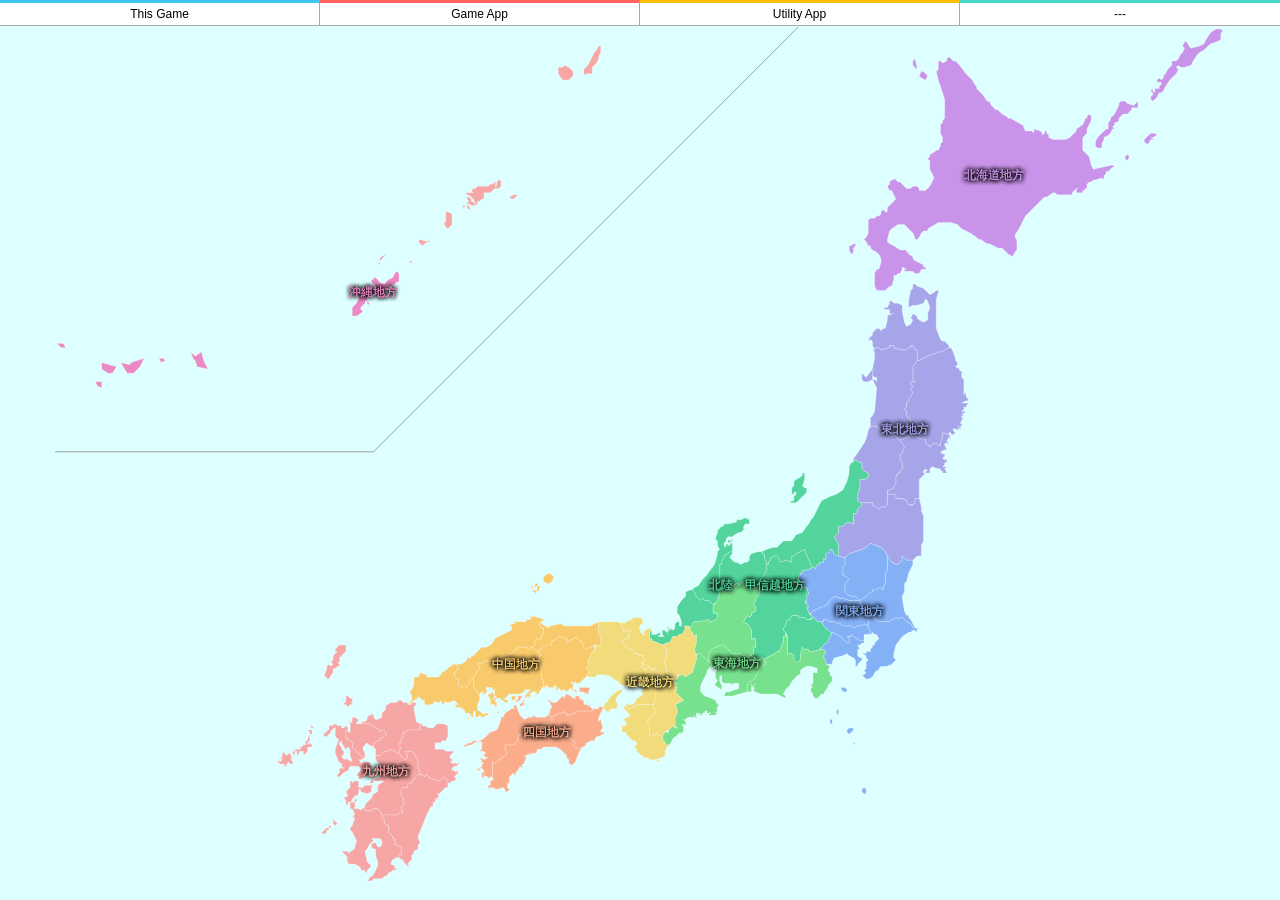
<file: alloverthejapan/alloverthejapan.html>
﻿<!DOCTYPE html>
<html>
  <head>
    <meta http-equiv="Content-Type" content="text/html; charset=UTF-8">
    <meta charset="UTF-8">
    <meta name="viewport" content="width=320">
    <title>All Over the Japan</title>
    <link rel="shortcut icon" href="favicon.ico" >
    <script type="text/javascript" src="../lib/jquery-1.11.3.min.js"></script>
    <script type="text/javascript" src="../lib/jquery.japan-map.update.js"></script>
    <script type="text/javascript" src="../common/menu/menu.js"></script>
    <script type="text/javascript" src="./js/alloverthejapan.js"></script>
    <link href="../common/menu/menu.css" rel="stylesheet">
    <link href="./css/jp_common.css" rel="stylesheet">
  </head>
  <body>
    <div id="wrapper">
      <div id="menuArea"></div>
      <div id="mainArea">
        <div id="map"></div>
        <span id="hoverPop" class="pop"></span>
        <div id="tripLayer">
          <div id="tripPop" class="tripPop">
            <input id="prefectureCode" name="prefectureCode" type="hidden">
            <h1 id="prefectureName">北海道</h1>
            <img src="./images/close.png" class="closeImg" onclick="tripLayerClose()">
            <dl>
              <dt>年月</dt>
                <dd>
                  <select name="yearFrom" id="yearFrom"></select>
                  <select name="monthFrom" id="monthFrom"></select>
                  <span id="toYearMonth" style="display:none">
                    ~
                    <select name="yearTo" id="yearTo"></select>
                    <select name="monthTo" id="monthTo"></select>
                  </span>
                </dd>
              <dt>期間</dt>
                <dd term="termDD"><input id="termChk" name="termChk" type="checkbox" value="1" onClick="appearTo(this.checked)"><span></span></dd>
              <dt>タイトル</dt><dd><input id="title" type="text" name="title" style="width:100%"></dd>
              <dt>詳細</dt><dd><textarea id="detail" name="detail" rows="10" cols="60" style="width:100%"></textarea></dd>
              <dt></dt><dd><input type="button" id="regButton" class="regButton" value="登録" onClick="regHistory();"></dd>
              <div id="history">
                <dt>履歴</dt><dd>なし</dd>
              </div>
            </dl>
          </div>
        </div>
      </div>
    </div>
  </body>
</html>
</file>
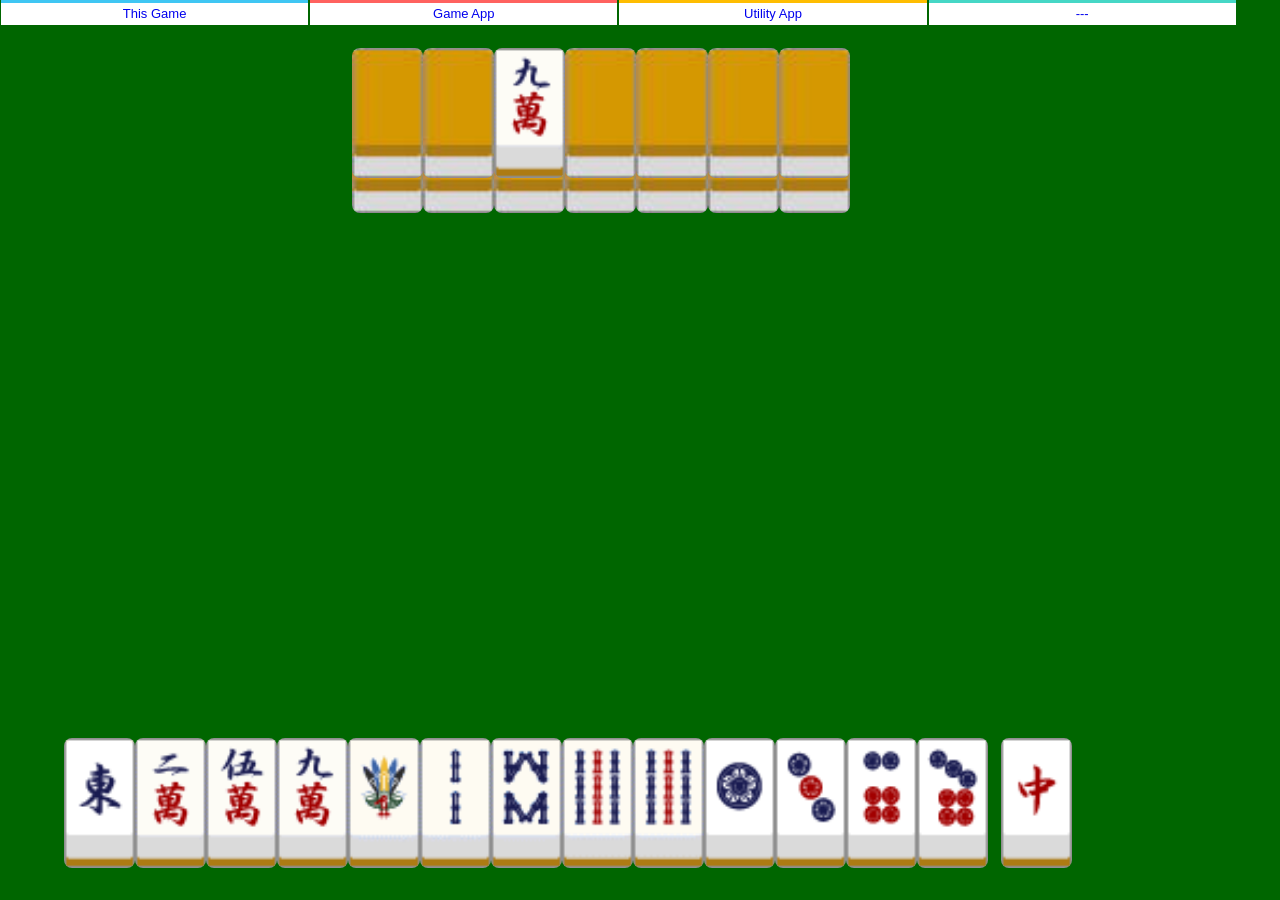
<file: mahjong/mahjong.html>
﻿<!DOCTYPE html>
<html>
    <head>
        <meta http-equiv="Content-Type" content="text/html; charset=UTF-8">
        <meta charset="UTF-8">
        <meta name="viewport" content="width=320">
        <title>JS麻雀</title>
        <link rel="shortcut icon" href="favicon.ico" >
        <link href="./css/mj_common.css" rel="stylesheet">
        <script type="text/javascript" src="../lib/jquery-1.11.3.min.js"></script>
        <script type="text/javascript" src="../common/menu/menu.js"></script>
        <script type="text/javascript" src="./js/mahjong.js"></script>
        <script type="text/javascript" src="./js/agariyaku.js"></script>
    </head>
    <body>
    	<div id="menuArea"></div>
    	<div id="mainArea">
	        <div id="wanpaiUeArea"></div>
	        <div id="wanpaiShitaArea"></div>

	        <div id="sutehaiArea"></div>
	        <div id="nakiButtonArea">
	            <button id="kanButton" onclick='nakiKan()'>カン</button>
	            <button id="tsumoButton" onclick='nakiTsumo()'>ツモ</button>
	            <button id="kyushukyuhaiButton" onclick='nakiKyushu()'>流す</button>
	        </div>
	        <div id="tehaiArea"></div>
	        <div id="nakihaiArea"></div>    		
    	</div>
    </body>
</html>
</file>
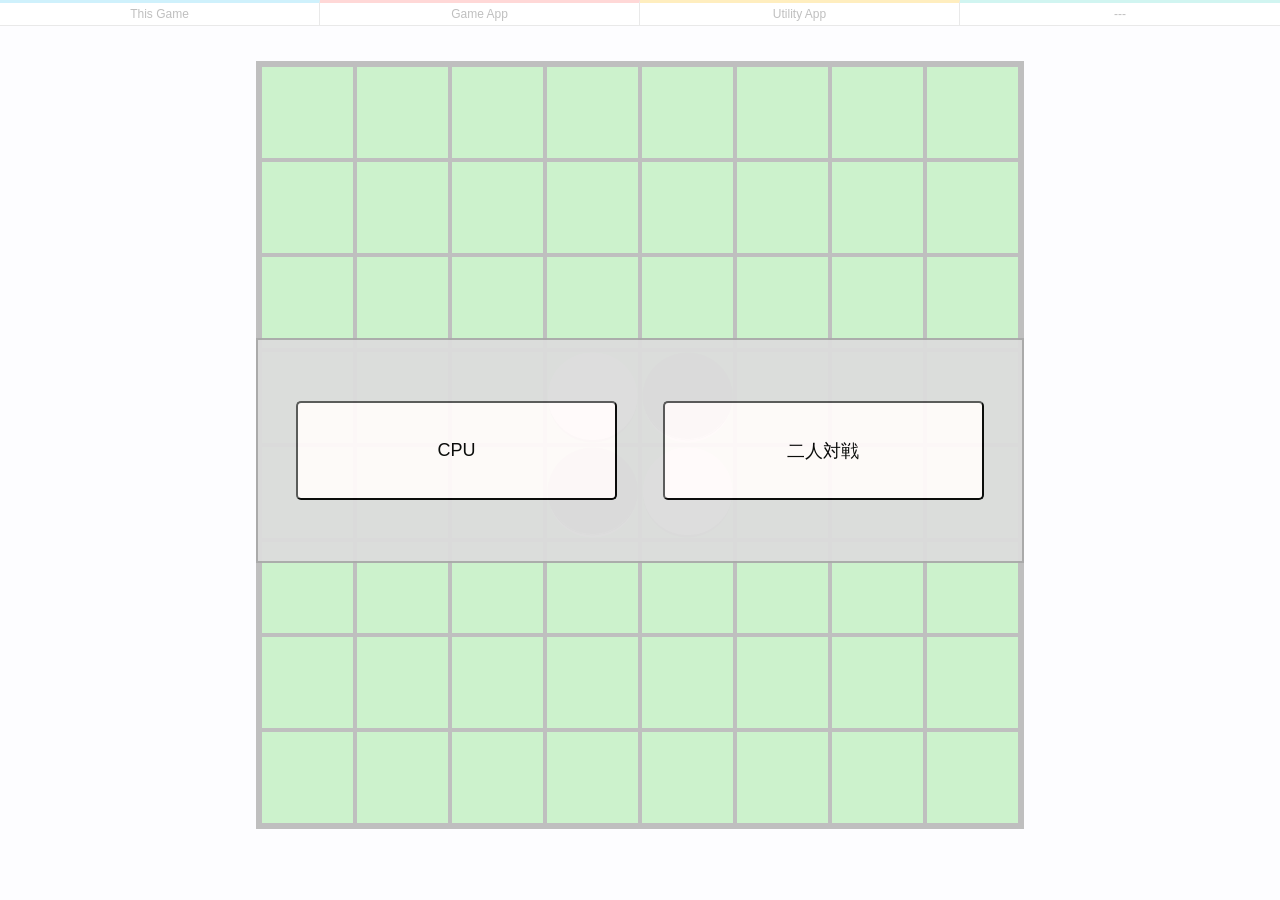
<file: othello/othello.html>
﻿<!DOCTYPE html>
<html>
  <head>
    <meta charset="UTF-8">
    <meta name="viewport" content="width=320">
    <title>JSオセロ</title>
    <link rel="shortcut icon" href="favicon.ico" >
    <link rel="stylesheet" href="./css/othello_common.css">
    <link rel="stylesheet" href="../common/menu/menu.css">
    <script src="../lib/jquery-1.11.3.min.js"></script>
    <script src="../lib/jquery.colorbox-min.js"></script>
    <script src="../common/menu/menu.js"></script>
    <script src="./js/othello.js"></script>
    <script src="./js/othelloCPU.js"></script>
  </head>
  <body>
    <div id="mainArea">
      <div id="boardArea"></div>

      <div style="display:none;">
        <div id="popupArea">
          <div class="popupAreaCh ch1">
            <button id="oneButton" class="popupButton">CPU</button>
            <button id="twoButton" class="popupButton">二人対戦</button>
          </div>
          <div class="popupAreaCh ch2">
            <select id="selectLevel">
              <option value="0">Select CPU Level</option>
              <option value="1">Level 1</option>
              <option value="2">Level 2</option>
              <option value="3">Level 3</option>
              <option value="4">Level 4</option>
              <option value="5">Level 5</option>
              <option value="6">Level 6</option>
              <option value="7" disabled="disabled">[作成中] Level 7</option>
              <option value="8" disabled="disabled">[作成中] Level 8</option>
              <option value="9" disabled="disabled">[作成中] Level 9</option>
              <option value="10" disabled="disabled">[作成中] Level 10</option>
            </select>
          </div>
          <div class="popupAreaCh ch3">
            <button id="blackButton" class="popupButton">：先手</button>
            <button id="whiteButton" class="popupButton">：後手</button>
          </div>
          <div class="popupAreaCh passArea">
            <p><img class="popupKoma shiro" src="./img/s.png"><img class="popupKoma kuro" src="./img/k.png"><span>はパスです</span></p>
          </div>
          <div class="popupAreaCh resultArea">
            <div class="winner">
              <img class="popupKoma shiro" src="./img/s.png">
              <img class="popupKoma kuro" src="./img/k.png">
              <span>WIN!</span>
            </div>
            <div class="draw">
              <span>DRAW!</span>
            </div>
            <div class="resultStone">
              <span>
              <span class="kuroCnt"></span><span class="shiroCnt"></span>
              </span>
            </div>
          </div>
        </div>
        <!--//popupArea-->
      </div>

      <div id="infoArea">
        <div>
          <a href="#popupArea" class="passPopup"></a>
          <a href="#popupArea" class="resultPopup"></a>
          <a href="#popupArea" class="showPopup">NEW GAME</a>
          <span id="turnArea">
            ターン:
            <span id="kuroTurn"></span>
            <span id="shiroTurn"></span>
          </span>
          <span>
            <span class="kuroCnt">:2</span>
            <span class="shiroCnt">:2</span>
          </span>
        </div>
      </div>
      <!--//infoArea-->

    </div>
    <!--//mainArea-->
  </body>
</html>
</file>
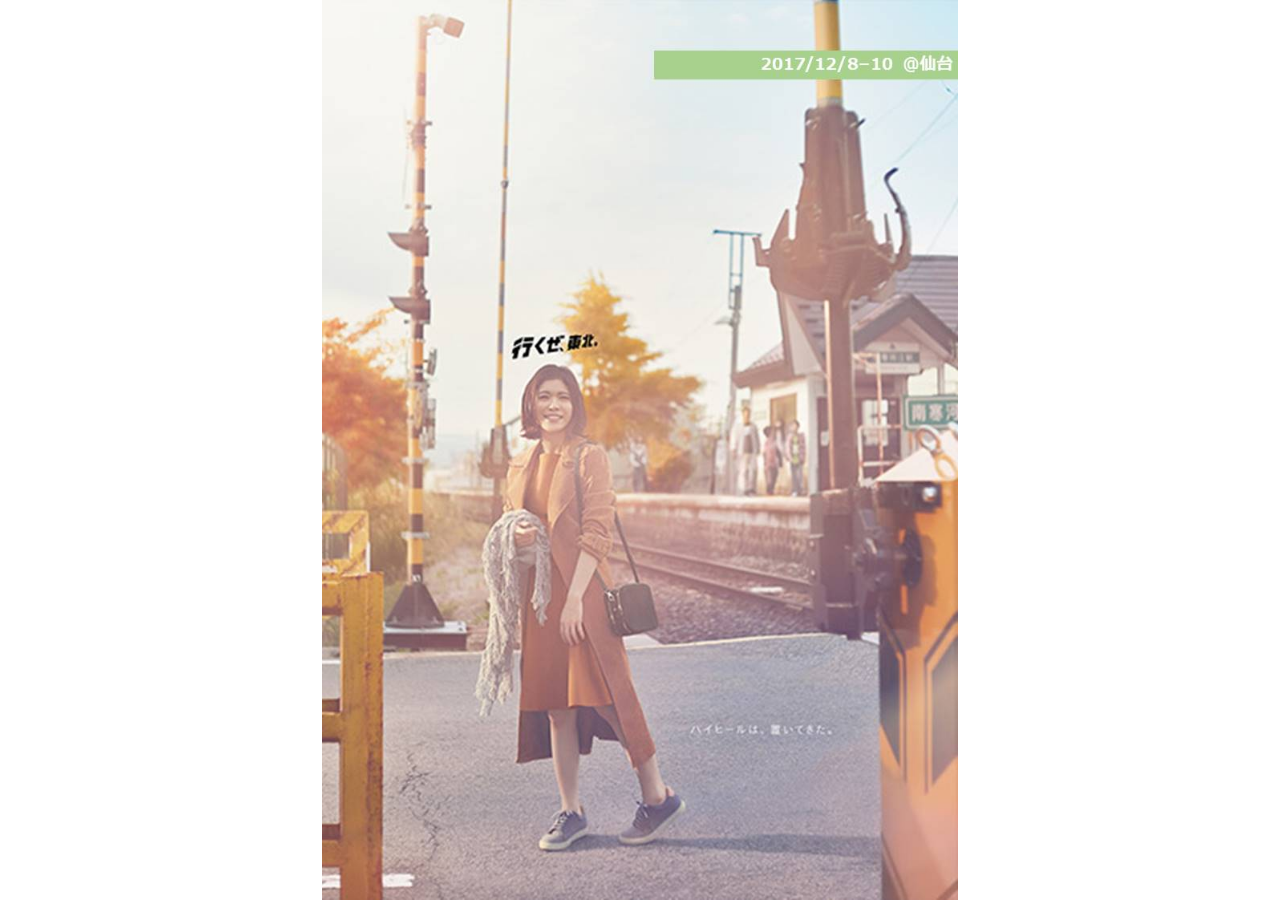
<file: travel/sendai.html>
﻿<!DOCTYPE html>
<html>
  <head>
    <meta charset="UTF-8">
    <meta name="viewport" content="width=320">
    <title>仙台旅行</title>
    <link rel="shortcut icon" href="favicon.ico" >
    <link rel="stylesheet" href="./css/sendai.css">
    <script src="../lib/jquery-1.11.3.min.js"></script>
    <script src="../lib/turn.min.js"></script>
    <script type="text/javascript">
    $(function(){
      $('#flipbook').turn({
        height: '100%',
        width: '100%',
        display: 'single',
        autoCenter: true
      });
    });
    </script>
  </head>
  <body>
    <div id="flipbook">
      <div class="slide slide1"></div>
      <div class="slide slide2"></div>
      <div class="slide slide3"></div>
      <div class="slide slide4"></div>
      <div class="slide slide5"></div>
      <div class="slide slide6"></div>
      <div class="slide slide7"></div>
      <div class="slide slide8"></div>
      <div class="slide slide9"></div>
      <div class="slide slide10"></div>
    </div>
  </body>
</html>
</file>
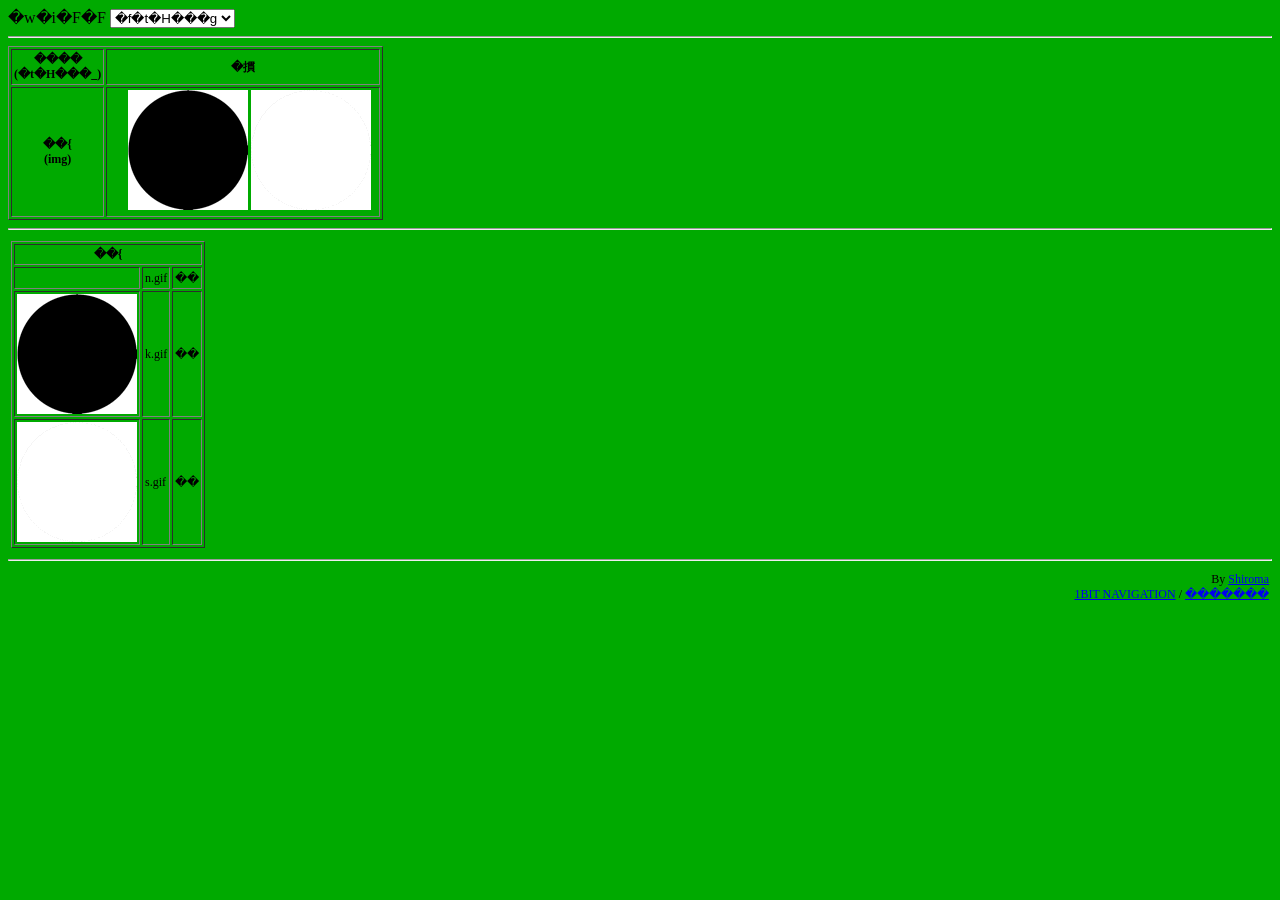
<file: othello/img/_list.html>
<html lang="ja">
<head>
<title>�����f�ށ|�I�Z���|��{</title>

<meta http-equiv="Content-Style-Type" content="text/css">
<style type="text/css">
img { border-style: none; }
table { font-size: 9pt; }
</style>

<script type="text/javascript"><!-- 
function SelectChange(obj){ document.bgColor = obj.options[obj.selectedIndex].value; }
--></script>

</head>
<body bgcolor="#00AA00">

�w�i�F�F
<select name="clr" id="clr" onchange="SelectChange(clr)">
<option value="#00AA00" selected>�f�t�H���g
<option value="#FFFFFF">��<option value="#777777">�D�F<option value="#000000">��
<option value="#FF7777">��(����)<option value="#FF0000">��<option value="#770000">��(�Â�)
<option value="#77FF77">��(����)<option value="#00FF00">��<option value="#007700">��(�Â�)
<option value="#7777FF">��(����)<option value="#0000FF">��<option value="#000077">��(�Â�)
<option value="#FFFF77">��(����)<option value="#FFFF00">��<option value="#777700">��(�Â�)
<option value="#FF77FF">��(����)<option value="#FF00FF">��<option value="#770077">��(�Â�)
<option value="#77FFFF">��(����)<option value="#00FFFF">��<option value="#007777">��(�Â�)
</select>

<hr />

<table border="1" cellpadding="2">
<tr><th style="white-space:nowrap">����<br />(�t�H���_)</th><th>�摜</th></tr>

<tr><th style="white-space:nowrap">��{<br />(img)</th><td>
<img src="n.gif" alt="��" />
<img src="k.gif" alt="��" />
<img src="s.gif" alt="��" />
&nbsp;<br />
</td></tr>

</table>

<hr />

<table border="0"><tr>
<td valign="top">

<table border="1" cellpadding="2">
<tr><th colspan="3">��{</th></tr>
<tr><th><img src="n.gif" alt="��" /></th>		<td>n.gif</td><td>��</td></tr>
<tr><th><img src="k.gif" alt="��" /></th>		<td>k.gif</td><td>��</td></tr>
<tr><th><img src="s.gif" alt="��" /></th>		<td>s.gif</td><td>��</td></tr>
</table>

</td>
</tr></table>

<hr />

<!-- ���t�b�^�[�� -->
<table border="0" width="100%"><tr>
<td align="left" valign="top">
<!-- �������� -->
&nbsp;
<!-- �������� -->
</td>
<td align="right" valign="top">
<!-- ���E���� -->
By <A HREF="mailto:shiroma@mail.117.cx">Shiroma</A><br />
<A HREF="http://www.spacelan.ne.jp/~shiroma/" TARGET="_blank">1BIT NAVIGATION</A> / 
<A HREF="http://shiroma.client.jp/" TARGET="_blank">�������</A><br />
<!-- ���E���� -->
</td>
</tr></table>
<!-- ���t�b�^�[�� -->

</body>
</html>
</file>
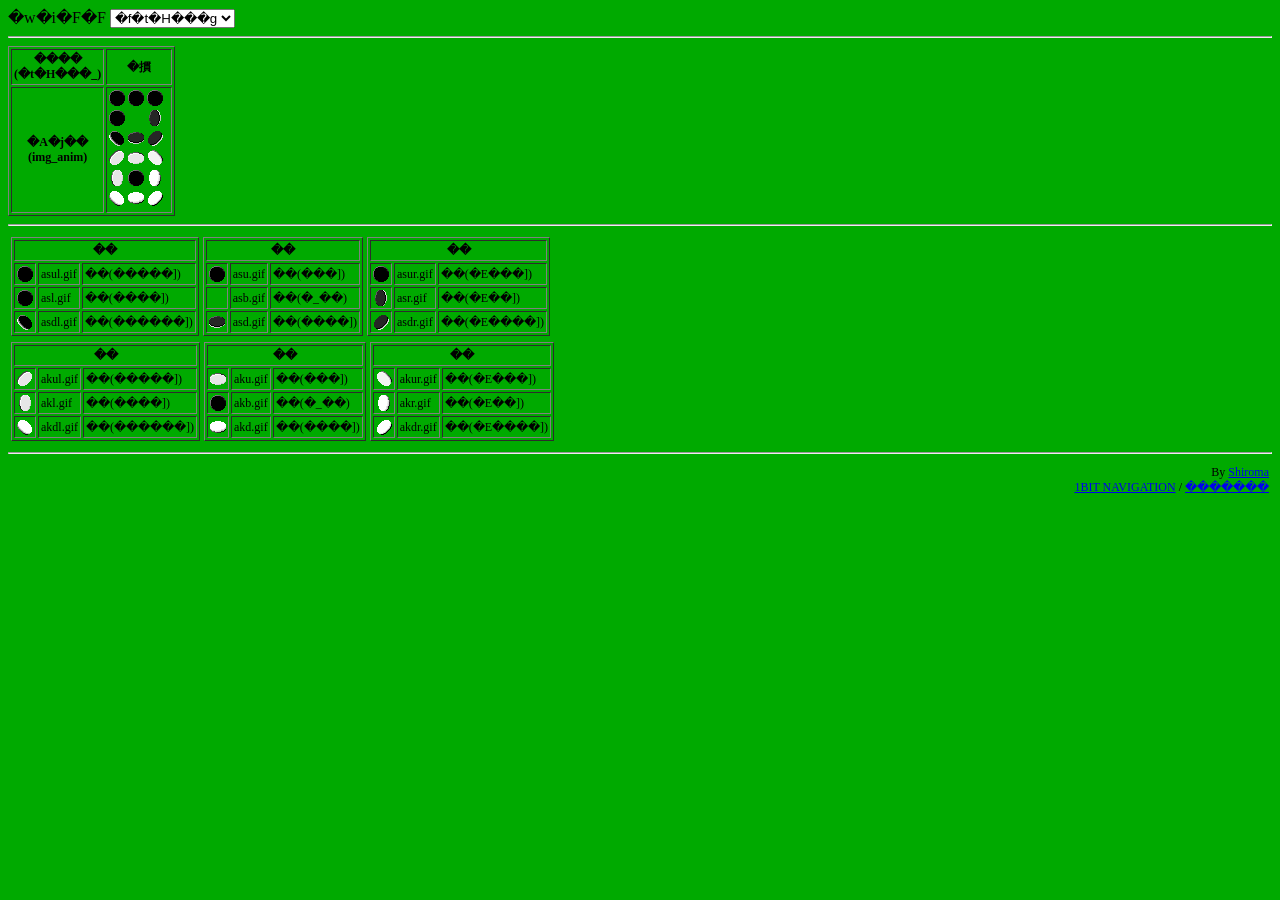
<file: othello/img/img_anim/_list.html>
<html lang="ja">
<head>
<title>�����f�ށ|�I�Z���|�A�j��</title>

<meta http-equiv="Content-Style-Type" content="text/css">
<style type="text/css">
img { border-style: none; }
table { font-size: 9pt; }
</style>

<script type="text/javascript"><!-- 
function SelectChange(obj){ document.bgColor = obj.options[obj.selectedIndex].value; }
--></script>

</head>
<body bgcolor="#00AA00">

�w�i�F�F
<select name="clr" id="clr" onchange="SelectChange(clr)">
<option value="#00AA00" selected>�f�t�H���g
<option value="#FFFFFF">��<option value="#777777">�D�F<option value="#000000">��
<option value="#FF7777">��(����)<option value="#FF0000">��<option value="#770000">��(�Â�)
<option value="#77FF77">��(����)<option value="#00FF00">��<option value="#007700">��(�Â�)
<option value="#7777FF">��(����)<option value="#0000FF">��<option value="#000077">��(�Â�)
<option value="#FFFF77">��(����)<option value="#FFFF00">��<option value="#777700">��(�Â�)
<option value="#FF77FF">��(����)<option value="#FF00FF">��<option value="#770077">��(�Â�)
<option value="#77FFFF">��(����)<option value="#00FFFF">��<option value="#007777">��(�Â�)
</select>

<hr />

<table border="1" cellpadding="2">
<tr><th style="white-space:nowrap">����<br />(�t�H���_)</th><th>�摜</th></tr>

<tr><th style="white-space:nowrap">�A�j��<br />(img_anim)</th><td>
<img src="asul.gif" alt="��(�����])" />
<img src="asu.gif" alt="��(���])" />
<img src="asur.gif" alt="��(�E���])" />
&nbsp;<br />
<img src="asl.gif" alt="��(����])" />
<img src="asb.gif" alt="��(�_��)" />
<img src="asr.gif" alt="��(�E��])" />
&nbsp;<br />
<img src="asdl.gif" alt="��(������])" />
<img src="asd.gif" alt="��(����])" />
<img src="asdr.gif" alt="��(�E����])" />
&nbsp;<br />
<img src="akul.gif" alt="��(�����])" />
<img src="aku.gif" alt="��(���])" />
<img src="akur.gif" alt="��(�E���])" />
&nbsp;<br />
<img src="akl.gif" alt="��(����])" />
<img src="akb.gif" alt="��(�_��)" />
<img src="akr.gif" alt="��(�E��])" />
&nbsp;<br />
<img src="akdl.gif" alt="��(������])" />
<img src="akd.gif" alt="��(����])" />
<img src="akdr.gif" alt="��(�E����])" />
&nbsp;<br />
</td></tr>

</table>

<hr />

<table border="0"><tr>
<td valign="top">

<table border="1" cellpadding="2">
<tr><th colspan="3">��</th></tr>
<tr><th><img src="asul.gif" alt="��(�����])" /></th>	<td>asul.gif</td><td>��(�����])</td></tr>
<tr><th><img src="asl.gif" alt="��(����])" /></th>	<td>asl.gif</td><td>��(����])</td></tr>
<tr><th><img src="asdl.gif" alt="��(������])" /></th>	<td>asdl.gif</td><td>��(������])</td></tr>
</table>

</td>
<td valign="top">

<table border="1" cellpadding="2">
<tr><th colspan="3">��</th></tr>
<tr><th><img src="asu.gif" alt="��(���])" /></th>	<td>asu.gif</td><td>��(���])</td></tr>
<tr><th><img src="asb.gif" alt="��(�_��)" /></th>	<td>asb.gif</td><td>��(�_��)</td></tr>
<tr><th><img src="asd.gif" alt="��(����])" /></th>	<td>asd.gif</td><td>��(����])</td></tr>
</table>

</td>
<td valign="top">

<table border="1" cellpadding="2">
<tr><th colspan="3">��</th></tr>
<tr><th><img src="asur.gif" alt="��(�E���])" /></th>	<td>asur.gif</td><td>��(�E���])</td></tr>
<tr><th><img src="asr.gif" alt="��(�E��])" /></th>	<td>asr.gif</td><td>��(�E��])</td></tr>
<tr><th><img src="asdr.gif" alt="��(�E����])" /></th>	<td>asdr.gif</td><td>��(�E����])</td></tr>
</table>

</td>
</tr></table>


<table border="0"><tr>
<td valign="top">

<table border="1" cellpadding="2">
<tr><th colspan="3">��</th></tr>
<tr><th><img src="akul.gif" alt="��(�����])" /></th>	<td>akul.gif</td><td>��(�����])</td></tr>
<tr><th><img src="akl.gif" alt="��(����])" /></th>	<td>akl.gif</td><td>��(����])</td></tr>
<tr><th><img src="akdl.gif" alt="��(������])" /></th>	<td>akdl.gif</td><td>��(������])</td></tr>
</table>

</td>
<td valign="top">

<table border="1" cellpadding="2">
<tr><th colspan="3">��</th></tr>
<tr><th><img src="aku.gif" alt="��(���])" /></th>	<td>aku.gif</td><td>��(���])</td></tr>
<tr><th><img src="akb.gif" alt="��(�_��)" /></th>	<td>akb.gif</td><td>��(�_��)</td></tr>
<tr><th><img src="akd.gif" alt="��(����])" /></th>	<td>akd.gif</td><td>��(����])</td></tr>
</table>

</td>
<td valign="top">

<table border="1" cellpadding="2">
<tr><th colspan="3">��</th></tr>
<tr><th><img src="akur.gif" alt="��(�E���])" /></th>	<td>akur.gif</td><td>��(�E���])</td></tr>
<tr><th><img src="akr.gif" alt="��(�E��])" /></th>	<td>akr.gif</td><td>��(�E��])</td></tr>
<tr><th><img src="akdr.gif" alt="��(�E����])" /></th>	<td>akdr.gif</td><td>��(�E����])</td></tr>
</table>

</td>
</tr></table>

<hr />

<!-- ���t�b�^�[�� -->
<table border="0" width="100%"><tr>
<td align="left" valign="top">
<!-- �������� -->
&nbsp;
<!-- �������� -->
</td>
<td align="right" valign="top">
<!-- ���E���� -->
By <A HREF="mailto:shiroma@mail.117.cx">Shiroma</A><br />
<A HREF="http://www.spacelan.ne.jp/~shiroma/" TARGET="_blank">1BIT NAVIGATION</A> / 
<A HREF="http://shiroma.client.jp/" TARGET="_blank">�������</A><br />
<!-- ���E���� -->
</td>
</tr></table>
<!-- ���t�b�^�[�� -->

</body>
</html>
</file>
<file: common/menu/menu.css>
#menuArea{
    position: absolute;
    width: 100%;
    height: 25px;
    z-index: 100;
    top:0px;
}

#menuArea ul {
    margin: 0px;
    padding: 0px;
}

#menuArea li {
    list-style: none;
}

#menuArea a {
    font-size: 12px;
    text-decoration: none;
    color: #000000;    
}

#menuArea > ul > li {
    position: relative;
    float: left;
    width: 25%;
    margin: 0;
    box-sizing: border-box;
    border-right: solid 1px DarkGray;
    border-bottom: solid 1px DarkGray;
}

#menuArea > ul > li:last-child {
    border-right: none;
}

#menuArea > ul > li > a {
    display: block;
    height: 22px;
    background-color: #FFFFFF;
    line-height: 22px;
    text-align: center;
}

#menuArea li.color-blue {
    border-top: 3px solid #3FC6F3;
}

#menuArea li.color-red {
    border-top: 3px solid #FF625F;
}

#menuArea li.color-yellow {
    border-top: 3px solid #FEBD01;
}

#menuArea li.color-green {
    border-top: 3px solid #46D7C6;
}

#menuArea ul.subs {
    position: absolute;
    top: 100%;
    width: 100%;
    left: -1px;
    background-color: #FFFFFF;
    border-left: solid 1px DarkGray ;
    border-right: solid 1px DarkGray ;
    border-bottom: solid 1px DarkGray ;
}

#menuArea > ul > li:first-child ul.subs {
    left: 0px;
    border-left: none;
}

#menuArea > ul > li:last-child ul.subs {
    border-right: none;
}

#menuArea ul.subs li {
    border-top: solid 1px DarkGray ;
}

#menuArea ul.subs li a {
    display: block;
    height: 22px;
    background-color: #FFFFFF;
    line-height: 22px;
    text-indent: 3px;
}

#menuArea li.color-blue ul.subs li a:hover {
    background-color: #3FC6F3;
    color: #FFFFFF;
}

#menuArea li.color-red ul.subs li a:hover {
    background-color: #FF625F;
    color: #FFFFFF;
}

#menuArea li.color-yellow ul.subs li a:hover {
    background-color: #FEBD01;
    color: #FFFFFF;
}

#menuArea li.color-green ul.subs li a:hover {
    background-color: #46D7C6;
    color: #FFFFFF;
}
</file>
<file: alloverthejapan/css/jp_common.css>
﻿html, body{
  width: 100%;
  height: 100%;
  margin: 0px;
  padding: 0px;
  font-family: 'メイリオ', Osaka, Arial, sans-serif;
  /*background-color: #000;*/
  background-color: #DDFFFF;
}

h1 {
  font-size : 26px;
  margin-top: 5px;
  margin-bottom: 5px;
  text-align: center;
}

select {
  font-family: 'メイリオ', Osaka, Arial, sans-serif;
}

#wrapper {
  position: relative;
  width: 100%;
  height: 100%;
}

#mainArea {
  position: absolute;
  width: 100%;
  height: 100%;
}

#map {
  position: relative;
  width: 100%;
  height: 100%;
}

#map > canvas {
  position: absolute;
  top: 27px;
  right: 0;
  bottom: 0;
  left: 0;
  margin: auto;
}

.pop {
  position: absolute;
  display:none;
  background:url(../images/color_per.png) no-repeat 0;
  width:70px;
  height:28px;
  top:200px;
  left:100px;
  padding:0;
  z-index:10;
  text-align: center;
  line-height: 28px;
  font-size: 12px;
}

#tripLayer{
  position: absolute;
  display:none;
  background: rgba(0,0,0, 0.5);
  width:100%;
  height:100%;
  top:0px;
  bottom:0px;
  left:0px;
  right:0px;
  margin: auto;
  z-index:20;
}

.tripPop {
  position: absolute;
  background: rgba(245,245,245, 0.8);
  width:80%;
  height:80%;
  top:0px;
  bottom:0px;
  left:0px;
  right:0px;
  margin: auto;
  padding:0;
}

.closeImg {
  position: absolute;
  width:25px;
  height:25px;
  top:5px;
  right:5px;
  cursor: pointer;
}

dl{
  margin : 0;
}

dt{
  padding-top : 5px;  
  padding-bottom : 5px;
  padding-left : 10px;
  width : 70px;
  float : left;
}
 
dd{
  padding-top : 5px;
  padding-left : 10px;
  padding-right : 10px;
  padding-bottom : 5px;
  margin-left : 80px;
  margin-right : 25px;
}

.termDD {
  position: relative;  
}

#termChk {
  position: absolute;
  opacity: 0;
  cursor: pointer;
  width: 20px;
  height: 20px;
  margin: 0;
}

#termChk:checked + span {
  background-image: url(../images/bg_checkbox_on.png);
}

#termChk + span {
  display: inline;
  background-image: url(../images/bg_checkbox_off.png);
  background-size: 20px 20px;
  background-position: left center;
  background-repeat: no-repeat;
  padding-left : 20px; 
}

.regButton {
  width : 100px;
  font-family: 'メイリオ', Osaka, Arial, sans-serif;
}

.histRow {
  white-space: nowrap;
  overflow: hidden;
  text-overflow: ellipsis;
}
</file>
<file: mahjong/css/mj_common.css>
﻿html, body{
    width: 100%;
    height: 100%;
    margin: 0px;
    padding: 0px;
    font-family: 'MS PGothic', Osaka, Arial, sans-serif;
}

body{
    background-color:#006600;
}

button{
    font-size: 100%;
    font-weight: bold;
    margin: 3%;
    width:80%;
    height:20%;
    
    background-color: #F1F1F1;
    
    /*影*/
    box-shadow: 2px 2px 3px 1px #666;
    -moz-box-shadow: 2px 2px 3px 1px #666;
    -webkit-box-shadow: 2px 2px 3px 1px #666;

    /*丸角*/
    border-radius: 5px;
    -moz-border-radius: 5px;
    -webkit-border-radius: 5px;

}

button:hover {
    background-color: gray;
    color: white;
}

#menuArea{
    position: absolute;
    width: 100%;
    height: 25px;
    z-index: 100;
}

#menuArea ul {
    margin: 0px;
    padding: 0px;
}

#menuArea li {
    list-style: none;
}

#menuArea a {
    font-size: 13px;
    text-decoration: none;
}

#menuArea > ul > li {
    position: relative;
    float: left;
    width: 24%;
    margin: 0 1px;
}

#menuArea > ul > li > a {
    display: block;
    height: 22px;
    background-color: #FFFFFF;
    line-height: 22px;
    text-align: center;
}

li.color-blue {
    border-top: 3px solid #3FC6F3;
}

li.color-red {
    border-top: 3px solid #FF625F;
}

li.color-yellow {
    border-top: 3px solid #FEBD01;
}

li.color-green {
    border-top: 3px solid #46D7C6;
}

ul.subs {
    position: absolute;
    top: 100%;
    width: 100%;
    background-color: #FFFFFF;
}

ul.subs li a {
    display: block;
    height: 22px;
    background-color: #FFFFFF;
    line-height: 22px;
    text-indent: 10%;
}

li.color-blue ul.subs li a:hover {
    background-color: #3FC6F3;
    color: #FFFFFF;
}

li.color-red ul.subs li a:hover {
    background-color: #FF625F;
    color: #FFFFFF;
}

li.color-yellow ul.subs li a:hover {
    background-color: #FEBD01;
    color: #FFFFFF;
}

li.color-green ul.subs li a:hover {
    background-color: #46D7C6;
    color: #FFFFFF;
}

#mainArea{
    position: relative;
    width: 100%;
    height: 100%;
}

#wanpaiUeArea{
    position:absolute;
    top:2%;
    left:27.5%;
    margin-top: 30px;
    z-index: 1;
}

#wanpaiShitaArea{
    position:absolute;
    top:5.8%;
    left:27.5%;
    margin-top: 30px;
    z-index: 0;
}

#sutehaiArea{
    position:absolute;
    top:20%;
    left:30%;
    margin-top: 30px;
    width:35%;
    height:55%;
}

#nakiButtonArea{
    position:absolute;
    top:60%;
    left:85%;
    width:10%;
    height:22%;
}

#tehaiArea{
    position:absolute;
    top:82%;
    margin:0% 0% 0% 5%;
    z-index: 10;
}

#nakihaiArea{
    position:absolute;
    bottom:1%;
    right:1%;
}

.hai{
    float:left;
    padding:0px 0px;
    
    /*丸角*/
    -moz-border-radius: 8px;
    -webkit-border-radius: 8px;
    border-radius: 8px;
<<<<<<< HEAD
=======
}

#tehaiArea .hai{
    cursor: pointer;
    
>>>>>>> origin/master
}

.selected{
    border: 3px solid #ff0000;
    margin: -3px 0;
}

.kan{
    border: 3px solid #0000ff;
    margin: -3px 0;
}

.nakihai{
    float:right;

    /*丸角*/
    -moz-border-radius: 8px;
    -webkit-border-radius: 8px;
    border-radius: 8px;
}
</file>
<file: othello/css/othello_common.css>
﻿html, body{
  width: 100%;
  height: 100%;
  margin: 0px;
  padding: 0px;
  font-family: "ヒラギノ角ゴ Pro W3", "Hiragino Kaku Gothic Pro", "メイリオ", "Lucida Grande", Verdana, "ＭＳ Ｐゴシック", sans-serif;
}

body{
  background-color: #F7F9FE;
}


#mainArea{
  position: relative;
  width: 100%;
  height: 100%;
}

#boardArea{
  position: absolute;
  top: 25px;
  bottom: 35px;
  right: 0;
  left: 0;
  margin: auto;
  border: solid 4px #000000;
}

.masu{
  width: 12.5%;
  height: 12.5%;
  float:left;
  box-sizing: border-box;
  border: solid 2px #000000;
  background-color: LimeGreen;
}

.komaImg{
  width: 100%;
  height: 100%;
}

#shiroTurn, #resultArea, #drawResult, #kuroResult, #shiroResult{
  display: none;
}

.infoKoma {
  width: 15px;
  height: 15px;
}

#popupArea {
  position: absolute;
  width: 100%;
  height: 100%;
  background-color: #dcdcdc;
  opacity: 0.95;
  font-size: 26px;
  text-align: center;
  box-sizing: border-box;
  border: solid 2px DarkGray;
}

#popupArea span {
  vertical-align: middle;
}

#popupArea .popupKoma {
  width: 25px;
  height: 25px;
  vertical-align: middle;
}

#popupArea div {
  width: 100%;
  height: 50%;
  display: table-cell;
  vertical-align: middle;
  text-align: center;
  float: left;
}

#popupArea .popupAreaCh.resultArea {
  height: 100%;
}

.popupButton {
  position: absolute;
  width: 42%;
  height: 45%;
  top: 0;
  bottom: 0;
  margin: auto;
  font-size: 18px;
  cursor: pointer;
  background-color: #FFFAFA;

  /*丸角*/
  border-radius: 5px;
  -moz-border-radius: 5px;
  -webkit-border-radius: 5px;
}

button:hover {
  background-color: #808080;
  color: white;
}

#oneButton , #blackButton {
  left: 5%;
}

#twoButton , #whiteButton {
  right: 5%;
}

#popupArea .popupButton img {
  width: 26px;
  height: 26px;
}

#selectLevel {
  position: absolute;
  width: 60%;
  height: 30%;
  top: 0;
  bottom: 0;
  left: 0;
  right: 0;
  margin: auto;
  font-size: 18px;
}

#popupArea .resultArea .winner,
#popupArea .resultArea .draw,
#popupArea .resultArea .popupKoma.shiro,
#popupArea .resultArea .popupKoma.kuro {
  display:none;
}


/*colorbox*/
#colorbox, #cboxOverlay, #cboxWrapper {
  position:absolute;
  top:0;
  left:0;
  z-index:9999;
  overflow:hidden;
  -webkit-transform: translate3d(0,0,0);
}
#cboxWrapper {
  max-width:none;
}
#cboxOverlay {
  position:fixed;
  width:100%;
  height:100%;
  background-color:#fff;
}
#cboxClose {
  display:none;
}
*:focus {
  outline: 0;
}

/* infoArea */
#infoArea{
  position: absolute;
  height: 35px;
  right: 0;
  left: 0;
  margin: auto;
  text-align: center;
  visibility: hidden;
  background-color: #BFBDBD;
  display: table;
}

#infoArea a.showPopup {
  color: #000;
  font-weight: bold;
  margin-right: 25px;
  -webkit-font-smoothing: antialiased;
  -moz-font-smoothing: antialiased;
  font-smoothing: antialiased;
}

#infoArea a.showPopup:hover {
  color: #696969;
}

#infoArea > div {
  display: table-cell;
  vertical-align: middle;
}

#kuroTurn:before {
  content: "";
  display: inline-block;
  width: 15px;
  height: 15px;
  background: url("../img/k.png") no-repeat;
  background-size: contain;
  vertical-align: middle;
}

#shiroTurn:before {
  content: "";
  display: inline-block;
  width: 15px;
  height: 15px;
  background: url("../img/s.png") no-repeat;
  background-size: contain;
  vertical-align: middle;
}

#turnArea {
  margin-right: 25px;
}

.kuroCnt:before {
  content: "";
  display: inline-block;
  width: 15px;
  height: 15px;
  background: url("../img/k.png") no-repeat;
  background-size: contain;
  vertical-align: middle;
}

.kuroCnt {
  margin-right: 6px;
}

.shiroCnt:before {
  content: "";
  display: inline-block;
  width: 15px;
  height: 15px;
  background: url("../img/s.png") no-repeat;
  background-size: contain;
  vertical-align: middle;
}

#blackButton:before {
  content: "";
  display: inline-block;
  width: 25px;
  height: 25px;
  background: url(../img/k.png) no-repeat;
  background-size: contain;
  vertical-align: middle;
}

#whiteButton:before {
  content: "";
  display: inline-block;
  width: 25px;
  height: 25px;
  background: url(../img/s.png) no-repeat;
  background-size: contain;
  vertical-align: middle;
}
</file>
<file: travel/css/sendai.css>
﻿html, body{
  width: 100%;
  height: 100%;
  margin: 0px;
  padding: 0px;
  font-family: "ヒラギノ角ゴ Pro W3", "Hiragino Kaku Gothic Pro", "メイリオ", "Lucida Grande", Verdana, "ＭＳ Ｐゴシック", sans-serif;
}

body{
  background-color: #F7F9FE;
}

#mainArea{
  position: relative;
  width: 100%;
  height: 100%;
}

#flipbook{
  width: 100%;
  height: 100%;
}

#flipbook div{
  width: 100%;
  height: 100%;
}

#flipbook .slide{
  width: 100%;
  height: 100%;
  background-color: #ffffff;
  background-size:contain;
  background-repeat: no-repeat;
  background-position: center center;
}
#flipbook .slide1{ background-image: url("../img/slide1.JPG"); }
#flipbook .slide2{ background-image: url("../img/slide2.JPG"); }
#flipbook .slide3{ background-image: url("../img/slide3.JPG"); }
#flipbook .slide4{ background-image: url("../img/slide4.JPG"); }
#flipbook .slide5{ background-image: url("../img/slide5.JPG"); }
#flipbook .slide6{ background-image: url("../img/slide6.JPG"); }
#flipbook .slide7{ background-image: url("../img/slide7.JPG"); }
#flipbook .slide8{ background-image: url("../img/slide8.JPG"); }
#flipbook .slide9{ background-image: url("../img/slide9.JPG"); }
#flipbook .slide10{ background-image: url("../img/slide10.JPG"); }
</file>
